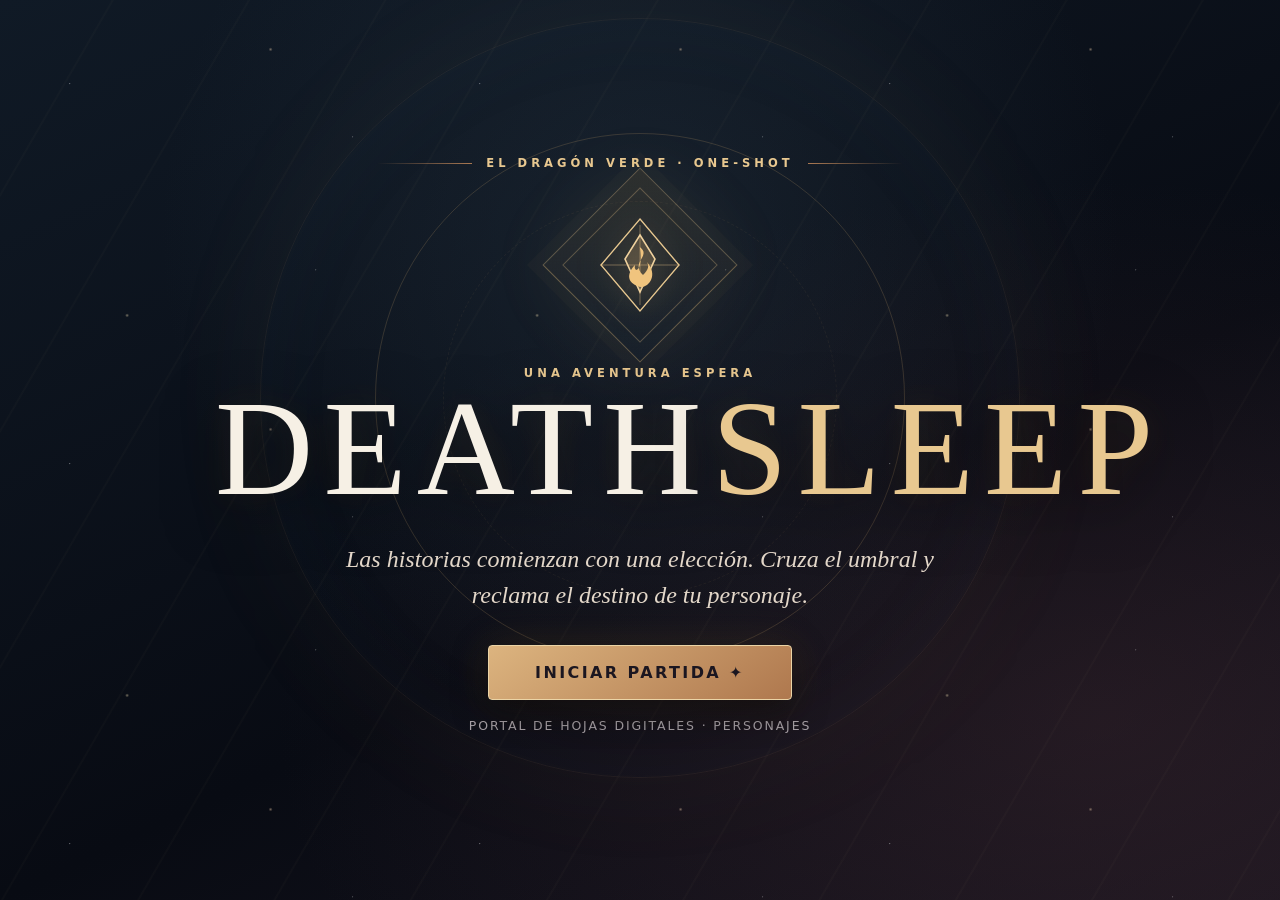
<file: HojasDigitalesDeJuego/Personajes/PersonajesNvl5v1/index.html>
<!doctype html>
<html lang="es">
<head>
  <meta charset="utf-8">
  <meta name="viewport" content="width=device-width, initial-scale=1">
  <meta name="theme-color" content="#0d101b">
  <meta name="description" content="Portal local de inicio de partida y selección de hojas digitales de personaje.">
  <title>Deathsleep · Selección de personaje</title>
  <style>
    :root {
      color-scheme: dark;
      --bg:#080b12; --bg2:#101626; --panel:#171c2b; --panel2:#202437;
      --ink:#f6f0e5; --muted:#c2b8ae; --gold:#e8c890; --gold2:#aa7952;
      --outline:#e8c89036; --aqua:#82bfc2;
      --serif: Georgia, 'Times New Roman', serif;
      --sans: system-ui,-apple-system,'Segoe UI',sans-serif;
    }
    *,*::before,*::after{box-sizing:border-box}
    html{min-height:100%;scroll-behavior:smooth}
    body{margin:0;min-height:100vh;background:var(--bg);color:var(--ink);font-family:var(--sans)}
    button,a{-webkit-tap-highlight-color:transparent}
    button{font:inherit;cursor:pointer}
    a{color:inherit}
    button:focus-visible,a:focus-visible{outline:3px solid var(--gold);outline-offset:5px}
    [hidden]{display:none!important}
    .world{position:fixed;inset:0;z-index:-2;pointer-events:none;overflow:hidden;background:radial-gradient(ellipse at 50% 26%,#30425152 0%,transparent 53%),radial-gradient(ellipse at 86% 80%,#4d2f3652,transparent 53%),linear-gradient(155deg,#101a26,#080b13 60%,#18141e)}
    .world::before{content:"";position:absolute;inset:-35%;background:repeating-linear-gradient(125deg,transparent 0 57px,#d6c38a06 58px,#d6c38a06 59px,transparent 60px 118px);transform:rotate(-5deg)}
    .world::after{content:"";position:absolute;inset:0;background:radial-gradient(1px 1px at 17% 22%,#fff8,transparent 100%),radial-gradient(2px 2px at 66% 13%,#ffdcb488,transparent 100%),radial-gradient(1px 1px at 86% 36%,#fff6,transparent 100%),radial-gradient(2px 2px at 31% 83%,#ffecbd88,transparent 100%),radial-gradient(1px 1px at 77% 71%,#fff6,transparent 100%);background-size:410px 380px;opacity:.8;animation:float-stars 26s linear infinite}
    .orb{position:absolute;width:min(75vw,760px);height:min(75vw,760px);border-radius:50%;top:2%;left:50%;transform:translateX(-50%);border:1px solid #e9c38e11;box-shadow:0 0 130px #c7a2670b,inset 0 0 90px #6796a30b}
    .orb::before,.orb::after{content:"";position:absolute;border:1px solid #d9ad7130;border-radius:50%;inset:15%;animation:rotate 100s linear infinite}
    .orb::after{inset:24%;border-style:dashed;opacity:.35;animation-duration:125s;animation-direction:reverse}
    .veil{position:fixed;inset:0;z-index:30;pointer-events:none;opacity:0;background:radial-gradient(circle at center,#deb87b80 0%,#0a0d15fa 65%);transition:opacity .42s ease}
    body.is-entering .veil{opacity:1}
    .screen{position:relative;isolation:isolate;min-height:100vh}
    .intro{display:grid;place-items:center;text-align:center;padding:52px 20px 65px}
    .intro-inner{max-width:850px;min-width:0;width:100%;animation:rise .95s ease both}
    .overline{font-size:.72rem;font-weight:750;letter-spacing:.35em;text-transform:uppercase;color:var(--gold);line-height:1.7}
    .eyeline{display:flex;align-items:center;justify-content:center;gap:14px;color:var(--gold);margin:0 auto 22px}
    .eyeline::before,.eyeline::after{content:"";width:clamp(35px,10vw,95px);height:1px;background:linear-gradient(90deg,transparent,var(--gold2))}
    .eyeline::after{transform:rotate(180deg)}
    .sigil{position:relative;width:138px;height:138px;margin:0 auto 30px;display:grid;place-items:center;border:1px solid #e2bd8159;transform:rotate(45deg);background:linear-gradient(135deg,#b98d4326,#25374522);box-shadow:0 0 0 11px #daa66d07,0 0 75px #d8a85d17}
    .sigil::before{content:"";position:absolute;inset:13px;border:1px solid #dcb98350}
    .sigil svg{width:100px;height:100px;transform:rotate(-45deg);filter:drop-shadow(0 2px 16px #e9b76b55)}
    .intro h1{font-family:var(--serif);font-size:clamp(3.5rem,11vw,8.5rem);font-weight:400;text-transform:uppercase;letter-spacing:.075em;line-height:.96;margin:0;text-shadow:0 13px 60px #000a,0 0 35px #d1a46222}
    .intro .title-line{color:var(--gold)}
    .intro .lead{max-width:600px;margin:27px auto 32px;font:italic clamp(1.15rem,2vw,1.5rem)/1.5 var(--serif);color:#e3d7c9}
    .start-button{position:relative;border:1px solid #ebd4a6;background:linear-gradient(145deg,#dcb47f,#af784e);color:#1b1620;font-weight:800;letter-spacing:.15em;text-transform:uppercase;padding:17px 46px;border-radius:4px;box-shadow:0 10px 32px #0008,0 0 42px #d09b4e27;transition:transform .2s,box-shadow .2s}
    .start-button:hover{transform:translateY(-3px);box-shadow:0 16px 46px #0008,0 0 65px #d09b4e55}
    .start-button:active{transform:translateY(0)}
    .understart{font-size:.78rem;letter-spacing:.15em;text-transform:uppercase;color:#a7a1a7;margin:18px 0 0}
    .selection{padding:36px clamp(16px,4vw,70px) 60px;animation:reveal .6s ease both}
    .topbar{display:flex;align-items:center;justify-content:space-between;gap:16px;max-width:1450px;margin:0 auto 46px}
    .brand{font:.9rem var(--serif);letter-spacing:.22em;color:var(--gold);text-transform:uppercase}
    .ghost-button{border:1px solid #d1b69270;padding:11px 17px;color:#f3e4cb;background:#ffffff08;border-radius:4px;transition:background .2s}
    .ghost-button:hover{background:#ffffff1a}
    .selection-header{text-align:center;max-width:750px;margin:0 auto 34px}
    .selection-header h2{margin:12px 0;font:400 clamp(2.3rem,5.2vw,4.25rem)/1.1 var(--serif);letter-spacing:.025em}
    .selection-header p{margin:0 auto;color:#d0c5bb;max-width:580px;line-height:1.7}
    .roster{display:grid;grid-template-columns:repeat(5,minmax(0,1fr));gap:clamp(12px,1.35vw,22px);max-width:1450px;margin:0 auto}
    .character{--accent:#d5a87d;position:relative;display:flex;flex-direction:column;min-width:0;isolation:isolate;border:1px solid #e6c59535;border-radius:12px;background:linear-gradient(150deg,#1c1f2a,#121622);box-shadow:0 18px 55px #0005;overflow:hidden;transition:transform .3s ease,border-color .3s ease,box-shadow .3s ease}
    button.character{font:inherit;text-align:left;padding:0;color:inherit;touch-action:manipulation}
    button.character:hover,button.character:focus-visible{transform:translateY(-7px);border-color:var(--accent);box-shadow:0 23px 60px #0009,0 0 35px color-mix(in srgb,var(--accent),transparent 85%)}
    button.character:active{transform:translateY(-2px);background:#2b2c3b;border-color:var(--accent)}
    .character.is-locked{--accent:#b9b5b0!important;background:linear-gradient(150deg,#101113,#08090b);border-color:#77736d66;box-shadow:0 18px 55px #0007}
    .is-locked .portrait{background:#030405}
    .is-locked .portrait img{filter:grayscale(1) brightness(.22);opacity:.75}
    .is-locked .kind{color:#e0d8ca}
    .is-locked p{color:#c8c1b8}
    .is-locked .entry-link{color:#d3ccc2;letter-spacing:.06em;line-height:1.5}
    .lock-icon{position:absolute;inset:0;z-index:1;display:grid;place-items:center;font-size:2rem;color:#d3ccc2}
    .portrait.joint-portrait img{object-fit:contain;object-position:center;transform:none}
    button.character .portrait.identity-portrait img{transform:scale(1.7);transform-origin:50% 18%}
    button.character:hover .portrait.identity-portrait img{transform:scale(1.76)}
    button.character .portrait.identity-portrait img[src*="ValDravenAvatar"]{transform:scale(1.5);transform-origin:50% 0}
    .portrait{position:relative;height:clamp(195px,20vw,285px);overflow:hidden;background:radial-gradient(ellipse at center 65%,color-mix(in srgb,var(--accent),transparent 75%),#151b29 70%)}
    .portrait::after{content:"";position:absolute;inset:0;background:linear-gradient(0deg,#131622 0%,transparent 33%,#08101a3a 100%);pointer-events:none}
    .portrait img{width:100%;height:100%;object-fit:cover;object-position:center 25%;display:block;transition:transform .65s ease,opacity .25s}
    button.character:hover .portrait:not(.joint-portrait) img{transform:scale(1.055)}
    .portrait.sheet-focus img{transform:scale(2.6);transform-origin:left top}
    .character:hover .portrait.sheet-focus img{transform:scale(2.68)}
    .portrait .fallback{position:absolute;inset:0;display:grid;place-items:center;opacity:0;font:400 5.3rem var(--serif);color:#f2e4ca55}
    .portrait.is-missing img{display:none}
    .portrait.is-missing .fallback{opacity:1}
    .id-number{position:absolute;z-index:1;left:15px;top:12px;font-size:.7rem;letter-spacing:.22em;font-weight:700;color:#fff9;text-shadow:0 1px 6px #0009}
    .character-body{padding:18px 17px 20px;display:flex;flex:1;flex-direction:column}
    .kind{font-size:.65rem;letter-spacing:.18em;text-transform:uppercase;color:var(--accent);font-weight:750;min-height:1.7em}
    .character h3{font:400 clamp(1.55rem,2vw,2rem)/1.11 var(--serif);margin:7px 0 10px;letter-spacing:.005em}
    .character p{font-size:.81rem;color:#bfb8b4;line-height:1.48;margin:0 0 23px;flex:1}
    .entry-link{align-self:stretch;display:flex;align-items:center;justify-content:space-between;gap:10px;text-decoration:none;text-transform:uppercase;letter-spacing:.12em;font-size:.69rem;font-weight:850;color:#fbeed7;border-top:1px solid #ffffff24;padding-top:15px;transition:color .2s}
    .entry-link:hover{color:var(--accent)}
    .entry-link span:last-child{font-size:1.3rem;font-weight:400;line-height:.9}
    .footnote{max-width:1000px;text-align:center;margin:38px auto 0;color:#b8afa7;font-size:.83rem;line-height:1.75}
    .footnote b{color:#e5d2b0;font-weight:600}
    .portal-bottom{margin:40px auto 0;display:flex;justify-content:center;align-items:center;gap:10px;color:#968b86;font-size:.7rem;letter-spacing:.15em;text-transform:uppercase}
    .portal-bottom::before,.portal-bottom::after{content:"";display:block;width:30px;height:1px;background:#a58a615c}
    @keyframes rise{from{opacity:0;transform:translateY(30px)}to{opacity:1;transform:translateY(0)}}
    @keyframes reveal{from{opacity:0;transform:translateY(12px)}to{opacity:1;transform:translateY(0)}}
    @keyframes float-stars{from{background-position:0 0}to{background-position:280px -150px}}
    @keyframes rotate{from{transform:rotate(0)}to{transform:rotate(360deg)}}
    @media(max-width:1170px){.roster{grid-template-columns:repeat(3,minmax(0,1fr))}.portrait{height:clamp(220px,26vw,300px)}}
    @media(max-width:690px){.selection{padding:24px 16px 45px}.topbar{margin-bottom:28px}.brand{font-size:.74rem;letter-spacing:.13em}.roster{grid-template-columns:repeat(2,minmax(0,1fr));gap:12px}.portrait{height:clamp(140px,43vw,255px)}.character-body{padding:13px 12px 15px}.character h3{font-size:1.5rem}.character p{font-size:.73rem;line-height:1.5;margin-bottom:16px}.entry-link{font-size:.6rem}.selection-header{margin-bottom:25px}.selection-header p{font-size:.91rem}.intro h1{font-size:clamp(2.8rem,13.6vw,5rem)}.sigil{width:110px;height:110px}.sigil svg{width:83px;height:83px}}
    @media(min-width:361px) and (max-width:690px){.roster>.character:last-child:nth-child(odd){grid-column:1 / -1;width:calc((100% - 12px)/2);justify-self:center}}
    @media(max-width:360px){.roster{grid-template-columns:1fr}.portrait{height:250px}.character h3{font-size:1.8rem}}
    @media(max-width:690px){
      .intro h1{font-size:clamp(2rem,10.5vw,4.4rem);letter-spacing:.04em}
      .eyeline{gap:8px}.eyeline::before,.eyeline::after{flex:1;min-width:12px}
      .overline{letter-spacing:.18em;overflow-wrap:anywhere}
      .start-button{max-width:100%;padding:17px 24px;min-height:44px}
      .ghost-button{min-height:44px}.topbar>*{min-width:0}
      .character h3,.character p,.kind,.entry-link{overflow-wrap:anywhere}
      .character p{font-size:.82rem}.kind{font-size:.7rem}
      .entry-link{font-size:.68rem;line-height:1.5}
      .portal-bottom{font-size:.63rem;letter-spacing:.08em;text-align:center}
    }
    @media(prefers-reduced-motion:reduce){*,*::before,*::after{animation:none!important;transition:none!important;scroll-behavior:auto!important}}
    body.is-confirming{overflow:hidden}
    .character-dialog{color:var(--ink);background:linear-gradient(145deg,#202437,#10141e);border:1px solid var(--gold2);border-radius:12px;padding:20px;width:calc(100% - 28px);max-width:540px;max-height:calc(100dvh - 28px);overflow:auto;overscroll-behavior:contain;box-sizing:border-box;overflow-wrap:anywhere}
    .character-dialog::backdrop{background:#03050bdd;backdrop-filter:blur(4px)}
    .dialog-header{display:flex;align-items:center;justify-content:space-between;gap:10px}
    .dialog-close{min-width:44px;min-height:44px;border:1px solid var(--outline);border-radius:5px;background:#ffffff08;color:var(--ink);font-size:24px}
    .dialog-character{display:flex;gap:18px;align-items:center;margin:18px 0}
    .dialog-character img{width:120px;height:150px;object-fit:cover;object-position:center 25%;border-radius:8px;background:#080b12;flex:none}
    .dialog-character img.is-joint{object-fit:contain}
    .dialog-portrait{width:120px;height:150px;overflow:hidden;border-radius:8px;flex:none}
    .dialog-portrait img.is-identity{transform:scale(1.7);transform-origin:50% 18%}
    .dialog-portrait img.is-identity[src*="ValDravenAvatar"]{transform:scale(1.5);transform-origin:50% 0}
    .dialog-character>div{min-width:0}
    .dialog-character h2{font:normal 2rem/1.1 var(--serif);margin:0 0 12px}
    .dialog-character p{line-height:1.5;color:var(--muted);margin:0}
    .dialog-actions{display:flex;flex-wrap:wrap;gap:12px;justify-content:flex-end;margin-top:22px}
    .dialog-actions button{min-height:44px;max-width:100%;padding:12px 16px;font-size:16px;border:1px solid var(--gold2);border-radius:5px;background:#ffffff08;color:var(--ink)}
    .dialog-actions .confirm-play{background:var(--gold);color:#181321;font-weight:700}
    .dialog-actions button:active,.dialog-close:active{filter:brightness(1.2)}
    @media(max-width:430px){.dialog-character{gap:12px}.dialog-character img,.dialog-portrait{width:90px;height:120px}.dialog-character h2{font-size:1.6rem}.dialog-actions{flex-direction:column}.dialog-actions button{width:100%}}
  </style>
</head>
<body>
  <div class="world" aria-hidden="true"><div class="orb"></div></div>
  <div class="veil" aria-hidden="true"></div>

  <main>
    <section id="intro" class="screen intro" aria-labelledby="intro-title">
      <div class="intro-inner">
        <div class="eyeline"><span class="overline">El Dragón Verde · One-Shot</span></div>
        <div class="sigil" aria-hidden="true">
          <svg viewBox="0 0 100 100" fill="none" xmlns="http://www.w3.org/2000/svg">
            <path d="M50 4L89 50L50 96L11 50L50 4Z" stroke="#E8C890" stroke-width="1.3"/>
            <path d="M50 10V90M10 50H90" stroke="#D9B580" stroke-opacity=".65" stroke-width=".7"/>
            <path d="M50 20L65 44L50 77L35 44L50 20Z" fill="#E6B978" fill-opacity=".2" stroke="#F0D29E" stroke-width="1.6"/>
            <path d="M49.8 32C62 41 40 47 53 60C59 54 59 51 57 47C70 62 56 76 47 71C34 65 40 55 45 50C43 59 54 57 49.8 32Z" fill="#F0C47E"/>
          </svg>
        </div>
        <div class="overline">Una aventura espera</div>
        <h1 id="intro-title">Death<span class="title-line">sleep</span></h1>
        <p class="lead">Las historias comienzan con una elección. Cruza el umbral y reclama el destino de tu personaje.</p>
        <button type="button" class="start-button" id="startButton">Iniciar partida <span aria-hidden="true">✦</span></button>
        <p class="understart">Portal de hojas digitales · Personajes</p>
      </div>
    </section>

    <section id="selection" class="screen selection" aria-labelledby="selection-title" hidden>
      <header class="topbar">
        <div class="brand">Deathsleep <span aria-hidden="true">✧</span></div>
        <button type="button" class="ghost-button" id="backButton" aria-label="Volver a la pantalla de inicio">← Volver</button>
      </header>
      <div class="selection-header">
        <div class="overline">Elige tu camino</div>
        <h2 id="selection-title" tabindex="-1">Selecciona tu personaje</h2>
        <p>Cada aventurero tiene una hoja única. Elige una para abrir su ficha interactiva, preparar tus acciones y continuar tu historia.</p>
      </div>
      <div id="roster" class="roster" aria-label="Personajes disponibles"></div>
      <p class="footnote"><b>Acceso directo, sin registro.</b> Cada hoja administra sus propios recursos, inventario y bitácora en el navegador. Si cambias de teléfono, utiliza la opción de exportar e importar respaldo del personaje.</p>
      <div class="portal-bottom">El Dragón Verde · Portal de jugadores</div>
    </section>
  </main>
  <dialog class="character-dialog" id="characterDialog" aria-labelledby="characterDialogTitle" aria-describedby="characterDialogPrompt">
    <div class="dialog-header"><span class="overline">Confirmar personaje</span><button type="button" class="dialog-close" id="closeCharacterDialog" aria-label="Cerrar confirmación">×</button></div>
    <div class="dialog-character"><div class="dialog-portrait"><img id="dialogPortrait" width="120" height="150" alt=""></div><div><h2 id="characterDialogTitle"></h2><p id="dialogBuild"></p></div></div>
    <p id="characterDialogPrompt">¿Deseas iniciar la partida con este personaje?</p>
    <div class="dialog-actions"><button type="button" id="cancelCharacter" autofocus>Cancelar</button><button type="button" class="confirm-play" id="confirmCharacter"></button></div>
  </dialog>

  <script>
    'use strict';
    /* Catálogo de navegación. Las rutas son relativas a PersonajesNvl5v1/index.html.
       Edita solo este arreglo si agregas, retiras o renombras una hoja. */
    const characters = [
      {
        name: 'Eco',
        build: 'Monje 3 · Bardo 2', level: 5,
        subtitle: 'La Voz Silenciosa',
        context: 'Apeiron · hoja de referencia',
        portrait: './HojaDeJuego_Eco-v2/assets/imagen/EcoID.png',
        url: './HojaDeJuego_Eco-v2/index.html',
        accent: '#e6aa7e'
      },
      {
        name: 'Elysara Velthaine',
        build: 'Brujo · Gran Antiguo', level: 5,
        subtitle: 'Hoja digital personalizada',
        context: 'Personaje disponible',
        portrait: './HojaDeJuego_ElysaraVelthaine/assets/imagen/ElarysaAvatar.webp',
        imageFocus: 'identity-portrait',
        url: './HojaDeJuego_ElysaraVelthaine/index.html',
        accent: '#c1a7e9'
      },
      {
        name: 'Onésimo',
        build: 'Explorador · Elementalista comunitario', level: 5,
        subtitle: 'Hoja digital personalizada',
        context: 'Personaje disponible',
        portrait: './assets/imagen/onesimo-y-fogini.png',
        portraitAlt: 'Onésimo junto a Fogini, su compañero elemental de fuego',
        imageFocus: 'joint-portrait',
        url: './HojaDeJuego_Onesimo/index.html',
        accent: '#d7ad76'
      },
      {
        name: 'Val Draven',
        build: 'Bruja · El Infernal', level: 5,
        subtitle: 'Hoja digital personalizada',
        context: 'Personaje disponible',
        portrait: './HojaDeJuego_ValDraven/assets/imagen/ValDravenAvatar.webp',
        imageFocus: 'identity-portrait',
        url: './HojaDeJuego_ValDraven/index.html',
        accent: '#d89a96'
      },
        {
        name: '...',
        subtitle: 'Hoja digital personalizada',
        context: 'Personaje disponible',
        portrait: './assets/imagen/elarion-bloqueado.png',
        url: './HojaDeJuego_Elarion/index.html',
        locked: true,
        accent: '#94c4a1'
      },
    ];

    const intro = document.getElementById('intro');
    const selection = document.getElementById('selection');
    const roster = document.getElementById('roster');
    const title = document.getElementById('selection-title');
    const reducedMotion = matchMedia('(prefers-reduced-motion: reduce)');
    let transitioning = false;
    const characterDialog = document.getElementById('characterDialog');
    let selectedCharacter = null, invokingCard = null, navigating = false, backdropStart = null;

    function confirmSelection(person, card) {
      if (person.locked || characterDialog.open || navigating) return;
      selectedCharacter = person;
      invokingCard = card;
      document.getElementById('characterDialogTitle').textContent = person.name;
      document.getElementById('dialogBuild').textContent = `${person.build} · Nivel ${person.level}`;
      const portrait = document.getElementById('dialogPortrait');
      portrait.src = person.portrait;
      portrait.alt = person.portraitAlt || `Retrato de ${person.name}`;
      portrait.classList.toggle('is-joint', person.imageFocus === 'joint-portrait');
      portrait.classList.toggle('is-identity', person.imageFocus === 'identity-portrait');
      document.getElementById('confirmCharacter').textContent = `Jugar como ${person.name}`;
      document.body.classList.add('is-confirming');
      characterDialog.showModal();
      document.getElementById('cancelCharacter').focus({preventScroll:true});
    }
    function cancelSelection() { if (characterDialog.open && !navigating) characterDialog.close(); }
    document.getElementById('cancelCharacter').addEventListener('click', cancelSelection);
    document.getElementById('closeCharacterDialog').addEventListener('click', cancelSelection);
    characterDialog.addEventListener('keydown', event => {
      if (event.key !== 'Tab') return;
      const controls = [...characterDialog.querySelectorAll('button:not([disabled])')];
      const first = controls[0], last = controls[controls.length - 1];
      if (event.shiftKey && document.activeElement === first) {
        event.preventDefault(); last.focus();
      } else if (!event.shiftKey && document.activeElement === last) {
        event.preventDefault(); first.focus();
      }
    });
    characterDialog.addEventListener('close', () => {
      document.body.classList.remove('is-confirming');
      selectedCharacter = null;
      if (!navigating) invokingCard?.focus({preventScroll:true});
      backdropStart = null;
    });
    function isBackdrop(event) {
      const rect = characterDialog.getBoundingClientRect();
      return event.target === characterDialog && (event.clientX < rect.left || event.clientX > rect.right || event.clientY < rect.top || event.clientY > rect.bottom);
    }
    characterDialog.addEventListener('pointerdown', event => {
      backdropStart = isBackdrop(event) ? {x:event.clientX,y:event.clientY} : null;
    });
    characterDialog.addEventListener('click', event => {
      if (backdropStart && isBackdrop(event) && Math.hypot(event.clientX-backdropStart.x,event.clientY-backdropStart.y)<8) cancelSelection();
      backdropStart = null;
    });
    document.getElementById('confirmCharacter').addEventListener('click', () => {
      if (!characterDialog.open || !selectedCharacter || navigating) return;
      navigating = true;
      document.getElementById('confirmCharacter').disabled = true;
      window.location.assign(selectedCharacter.url);
    });
    window.addEventListener('pageshow', () => {
      navigating = false;
      document.getElementById('confirmCharacter').disabled = false;
      if (characterDialog.open) characterDialog.close();
    });

    function createCard(person, index) {
      const card = document.createElement(person.locked ? 'article' : 'button');
      card.className = 'character' + (person.locked ? ' is-locked' : '');
      if (person.locked) {
        card.setAttribute('aria-disabled', 'true');
        card.setAttribute('aria-labelledby', `character-${index} character-state-${index}`);
        card.setAttribute('aria-describedby', `character-description-${index}`);
      } else {
        card.type = 'button';
        card.setAttribute('aria-label', `Seleccionar a ${person.name}`);
        card.setAttribute('aria-haspopup', 'dialog');
        card.setAttribute('aria-controls', 'characterDialog');
        card.addEventListener('click', () => confirmSelection(person, card));
      }
      card.style.setProperty('--accent', person.accent);
      const art = document.createElement('div');
      art.className = 'portrait' + (person.imageFocus ? ' ' + person.imageFocus : '');
      const n = document.createElement('span');
      n.className = 'id-number';
      n.textContent = String(index + 1).padStart(2,'0');
      const image = document.createElement('img');
      image.src = person.portrait;
      image.alt = person.locked ? '' : (person.portraitAlt || `Retrato disponible para ${person.name}`);
      image.loading = index < 2 ? 'eager' : 'lazy';
      image.width = 300; image.height = 300;
      image.onerror = () => { art.classList.add('is-missing'); image.alt = ''; };
      const fallback = document.createElement('span');
      fallback.className = 'fallback';
      fallback.setAttribute('aria-hidden', 'true');
      fallback.textContent = person.name[0];
      art.append(n,image,fallback);
      if (person.locked) {
        const lock = document.createElement('span');
        lock.className = 'lock-icon';
        lock.setAttribute('aria-hidden', 'true');
        // Candado local: la iconografía no depende de fuentes o servicios externos.
        lock.innerHTML = '<svg width="34" height="40" viewBox="0 0 34 40" fill="none" aria-hidden="true"><path d="M8 17V11a9 9 0 0 1 18 0v6" stroke="currentColor" stroke-width="3"/><rect x="3" y="17" width="28" height="21" rx="4" fill="#0b0c0e" stroke="currentColor" stroke-width="2"/><circle cx="17" cy="26" r="3" fill="currentColor"/><path d="M17 27v5" stroke="currentColor" stroke-width="2"/></svg>';
        art.append(lock);
      }
      const content = document.createElement('div');
      content.className = 'character-body';
      const kind = document.createElement('div');
      kind.className = 'kind';
      kind.textContent = person.locked ? 'Personaje secreto' : person.context;
      const heading = document.createElement('h3');
      heading.textContent = person.name;
      heading.id = `character-${index}`;
      const description = document.createElement('p');
      description.id = `character-description-${index}`;
      description.textContent = person.locked ? 'Desbloqueable al terminar el One-Shot' : person.subtitle;
      const link = document.createElement('div');
      link.className = 'entry-link';
      link.id = `character-state-${index}`;
      const linktext = document.createElement('span');
      linktext.textContent = person.locked ? 'NO DISPONIBLE' : 'Entrar a la hoja';
      const arrow = document.createElement('span');
      arrow.setAttribute('aria-hidden', 'true');
      arrow.textContent = person.locked ? '' : '↗';
      link.append(linktext,arrow);
      content.append(kind,heading,description,link);
      card.append(art,content);
      return card;
    }
    characters.forEach((person,i) => roster.append(createCard(person,i)));

    function showSelection() {
      if (transitioning || !selection.hidden) return;
      transitioning = true;
      document.body.classList.add('is-entering');
      setTimeout(() => {
        intro.hidden = true;
        selection.hidden = false;
        history.replaceState(null, '', '#personajes');
        document.body.classList.remove('is-entering');
        window.scrollTo({top:0,behavior:'instant'});
        title.focus({preventScroll:true});
        transitioning = false;
      }, reducedMotion.matches ? 0 : 450);
    }
    function showIntro() {
      if (transitioning || !intro.hidden) return;
      transitioning = true;
      selection.hidden = true;
      intro.hidden = false;
      history.replaceState(null, '', location.href.split('#')[0]);
      window.scrollTo({top:0,behavior:'instant'});
      document.getElementById('startButton').focus({preventScroll:true});
      transitioning = false;
    }
    document.getElementById('startButton').addEventListener('click',showSelection);
    document.getElementById('backButton').addEventListener('click',showIntro);
    document.addEventListener('keydown',event => {
      if (event.key === 'Escape' && !characterDialog.open && !document.body.classList.contains('is-confirming') && !selection.hidden) showIntro();
    });
    // Permite compartir el enlace del menú: index.html#personajes
    if (window.location.hash === '#personajes') {
      intro.hidden = true;
      selection.hidden = false;
    }
  </script>
</body>
</html>
</file>
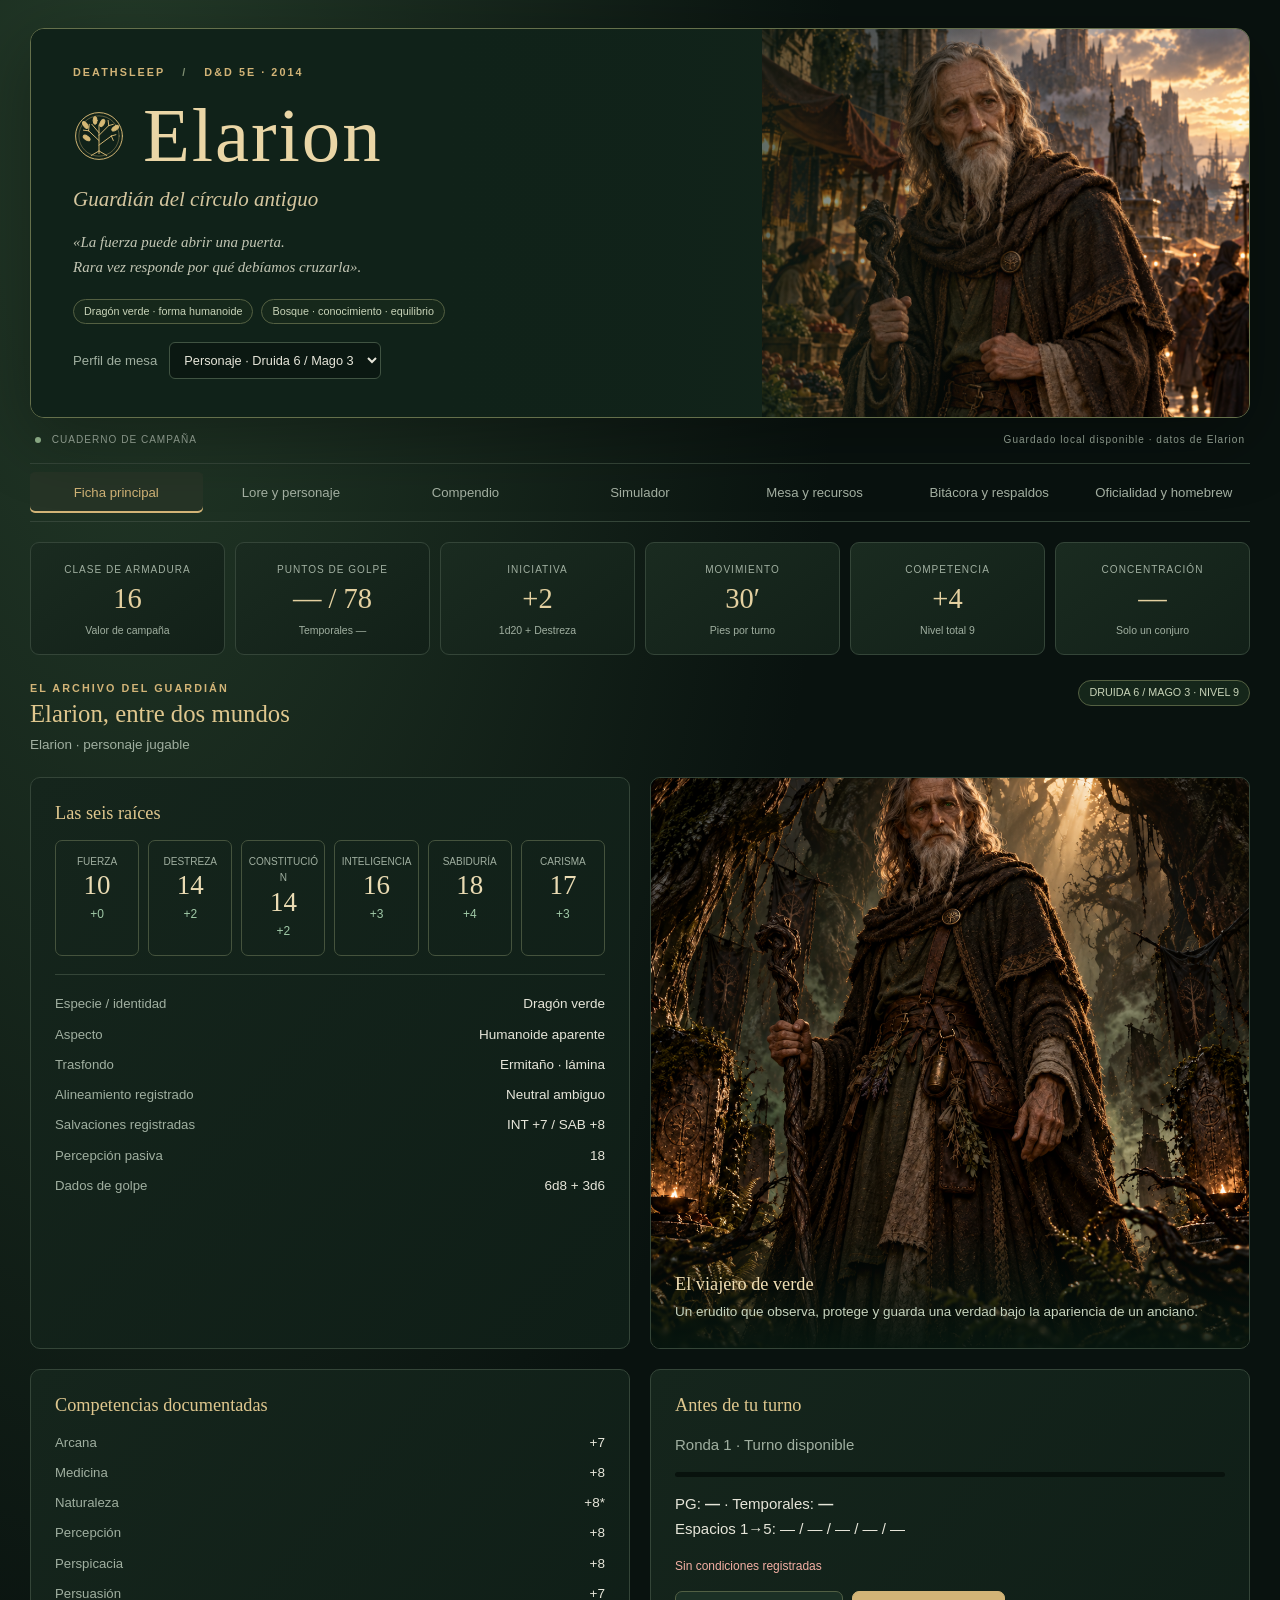
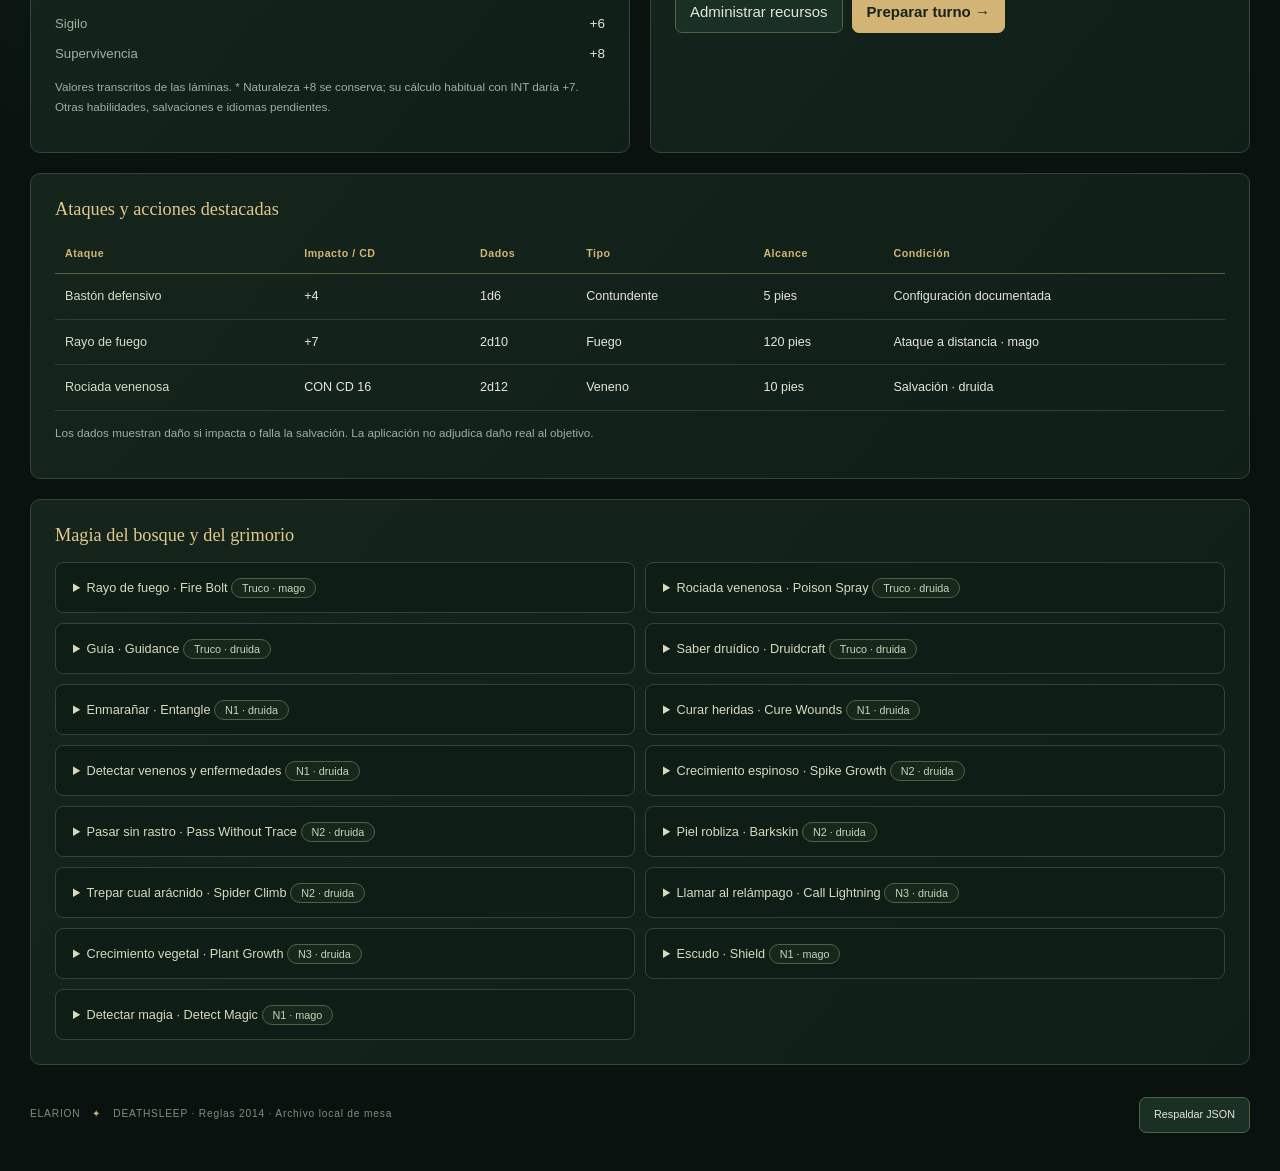
<file: HojasDigitalesDeJuego/Personajes/PersonajesNvl5v1/HojaDeJuego_Elarion/index.html>
<!doctype html>
<html lang="es"><head><meta charset="utf-8"><meta name="viewport" content="width=device-width,initial-scale=1"><meta name="theme-color" content="#0b1612"><title>Elarion · El guardián del círculo antiguo</title><link rel="icon" href="assets/icono/arbol.svg" type="image/svg+xml"><link rel="stylesheet" href="style.css"><script defer src="engine.js"></script><script defer src="content.js"></script><script defer src="app.js"></script></head>
<body><a class="skip" href="#main">Saltar al contenido</a><div class="shell">
<header class="hero"><div class="hero-copy"><div class="eyebrow">DEATHSLEEP <span> / </span> D&D 5E · 2014</div><div class="hero-title"><img src="assets/icono/arbol.svg" alt="" width="52" height="52"><h1>Elarion</h1></div><p class="subtitle">Guardián del círculo antiguo</p><p class="quote">«La fuerza puede abrir una puerta.<br>Rara vez responde por qué debíamos cruzarla».</p><div class="hero-tags"><span>Dragón verde · forma humanoide</span><span>Bosque · conocimiento · equilibrio</span></div><label class="profile-label" for="profile">Perfil de mesa <select id="profile"><option value="pj">Personaje · Druida 6 / Mago 3</option><option value="npc">PNJ · aliado narrativo</option><option value="boss">Deathsleep · jefe restringido</option></select></label></div><img class="portrait" src="assets/imagen/1.png" alt="Elarion, anciano de capa verde con bastón, en el mercado de Neverwinter"><div class="hero-shade"></div></header>
<div class="statusbar"><span><i></i> CUADERNO DE CAMPAÑA</span><span id="save-status" role="status">Preparando hoja…</span></div><nav class="tabs" aria-label="Secciones de la hoja" role="tablist"></nav><div id="quick-stats" class="quick-stats"></div>
<main id="main" tabindex="-1"></main><footer>ELARION <span>✦</span> DEATHSLEEP · Reglas 2014 · Archivo local de mesa <button id="footer-export">Respaldar JSON</button></footer></div>
<dialog id="confirm-dialog"><form method="dialog"><div class="eyebrow">CONFIRMAR CAMBIO</div><h2 id="dialog-title"></h2><p id="dialog-text"></p><div class="actions"><button value="cancel">Cancelar</button><button class="primary" value="ok">Confirmar</button></div></form></dialog><div id="toast" role="status" aria-live="polite"></div></body></html>
</file>
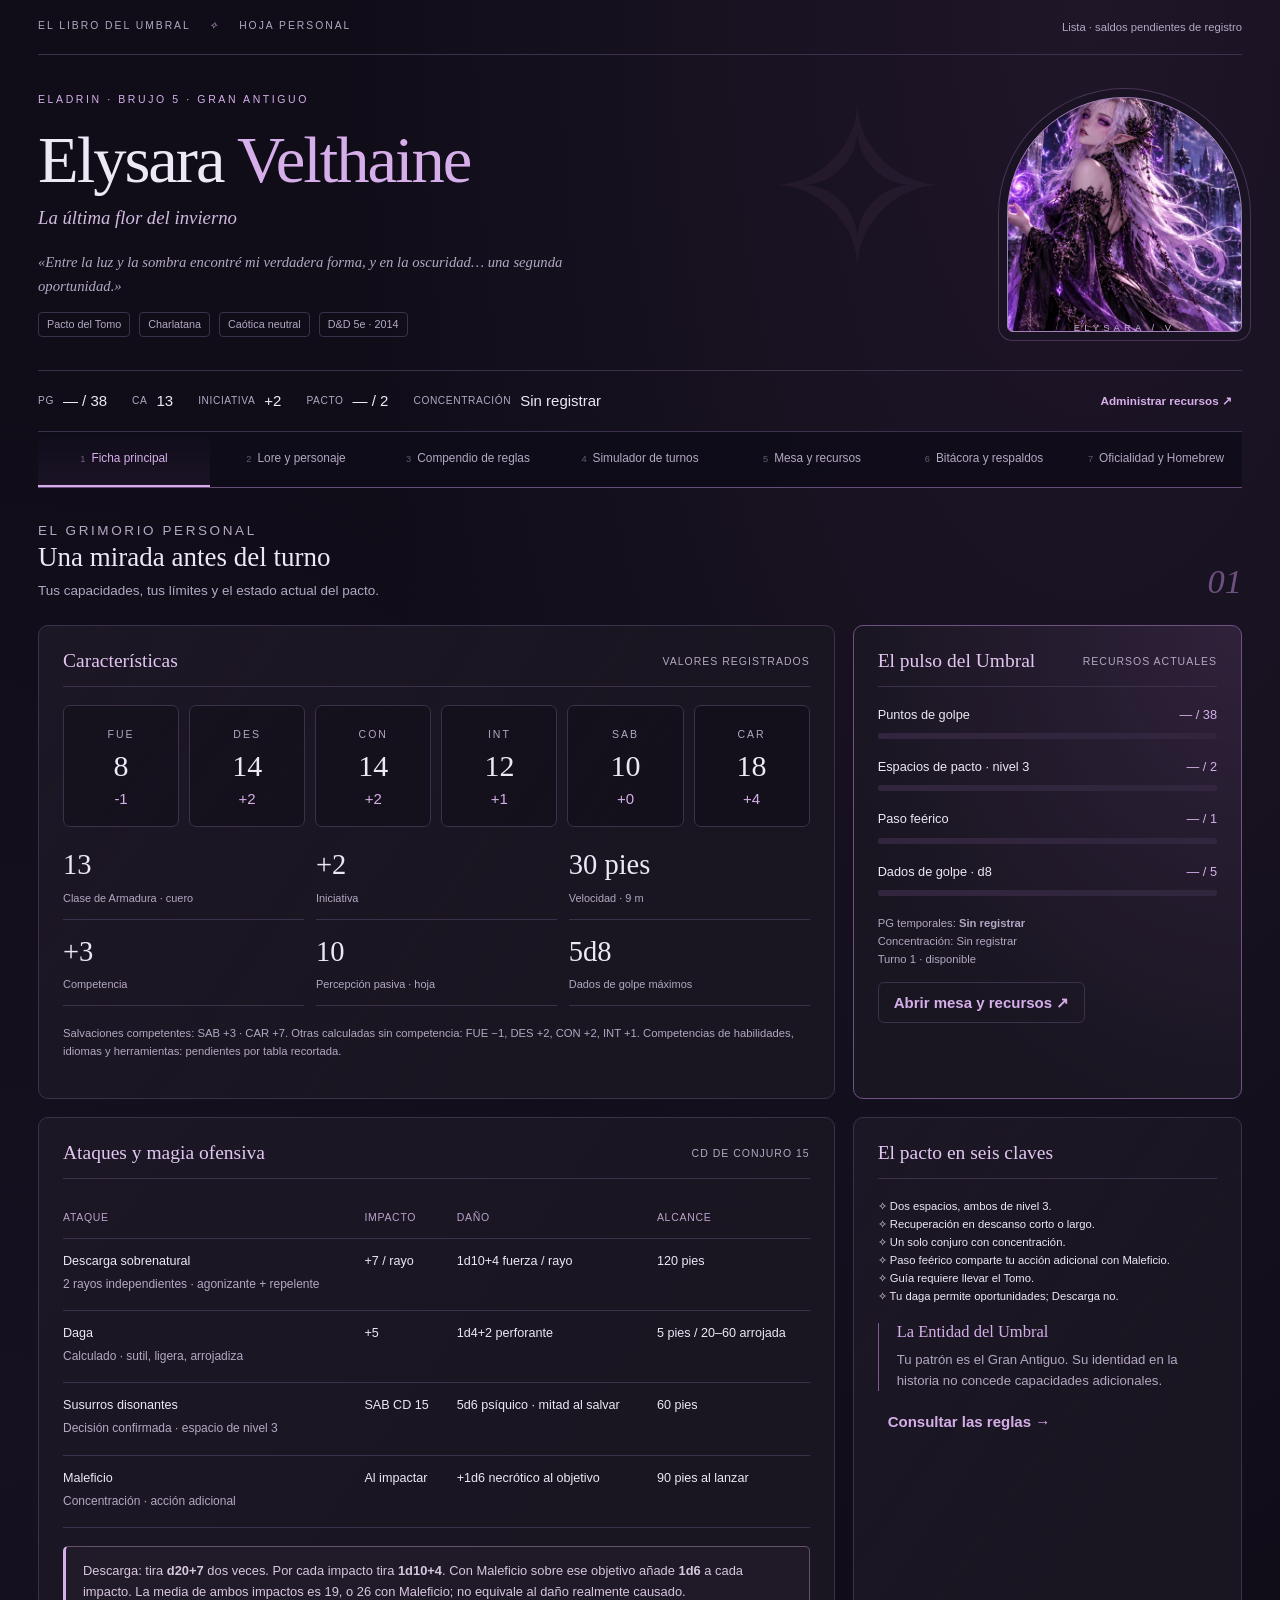
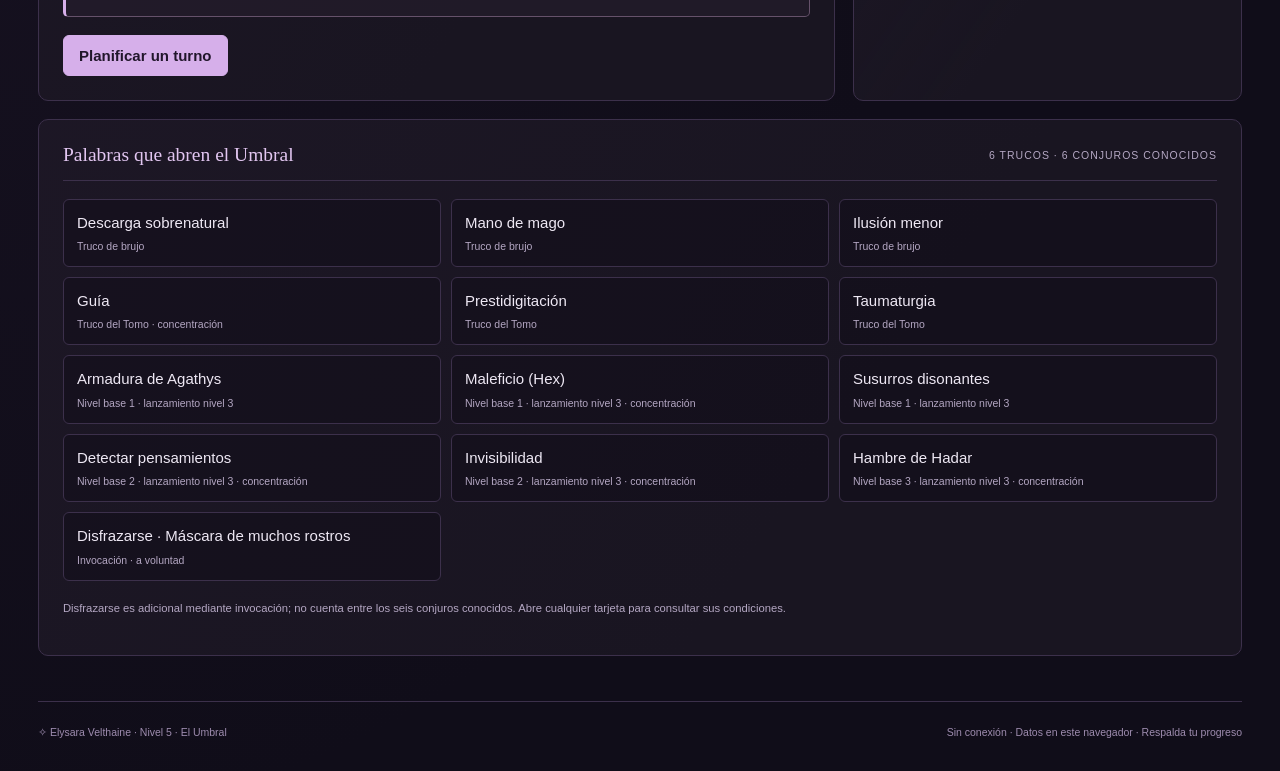
<file: HojasDigitalesDeJuego/Personajes/PersonajesNvl5v1/HojaDeJuego_ElysaraVelthaine/index.html>
<!doctype html>
<html lang="es">
<head>
<meta charset="utf-8"><meta name="viewport" content="width=device-width,initial-scale=1">
<meta name="theme-color" content="#100d19"><meta name="description" content="Hoja digital personal de Elysara Velthaine. Bruja eladrin de nivel 5, D&D 2014. Funciona sin conexión.">
<title>Elysara Velthaine · El libro del Umbral</title>
<link rel="icon" href="assets/icono/personaje/luna.svg" type="image/svg+xml"><link rel="stylesheet" href="style.css">
<script defer src="engine.js"></script><script defer src="data.js"></script><script defer src="app.js"></script>
</head>
<body>
<a class="skip" href="#main">Saltar al contenido</a>
<div class="shell">
 <div class="topline"><span>EL LIBRO DEL UMBRAL <i>✧</i> HOJA PERSONAL</span><span id="save-status" role="status">Preparando grimorio…</span></div>
 <header class="hero">
  <div class="hero-copy"><p class="eyebrow">ELADRIN · BRUJO 5 · GRAN ANTIGUO</p><h1>Elysara <em>Velthaine</em></h1><p class="subtitle">La última flor del invierno</p><p class="quote">«Entre la luz y la sombra encontré mi verdadera forma, y en la oscuridad… una segunda oportunidad.»</p><div class="hero-chips"><span>Pacto del Tomo</span><span>Charlatana</span><span>Caótica neutral</span><span>D&D 5e · 2014</span></div></div>
  <div class="portrait-wrap"><div class="portrait" role="img" aria-label="Retrato de Elysara tomado de la lámina original: eladrin de cabello claro, ojos violetas y vestimenta oscura."></div><span class="portrait-caption">ELYSARA / V</span></div>
 </header>
 <div class="status-strip" aria-label="Estado del personaje"><span>PG <b id="quick-hp">— / 38</b></span><span>CA <b>13</b></span><span>INICIATIVA <b>+2</b></span><span>PACTO <b id="quick-slots">— / 2</b></span><span>CONCENTRACIÓN <b id="quick-con">Sin registrar</b></span><button class="quiet" data-go="mesa">Administrar recursos ↗</button></div>
 <nav class="tabs" role="tablist" aria-label="Secciones de la hoja"></nav>
 <div id="storage-warning" class="notice danger" hidden><strong>Guardado local no disponible.</strong> <span id="storage-message"></span> Puedes continuar en memoria y exportar un respaldo. <button id="export-original" hidden>Descargar guardado original</button></div>
 <main id="main" tabindex="-1"></main>
 <footer><span>✧ Elysara Velthaine · Nivel 5 · El Umbral</span><span>Sin conexión · Datos en este navegador · Respalda tu progreso</span></footer>
</div>
<div id="toast" role="status" aria-live="polite"></div>
<dialog id="confirm-dialog" aria-labelledby="confirm-title"><form method="dialog"><p class="eyebrow">CONFIRMACIÓN</p><h2 id="confirm-title">Confirmar cambio</h2><p id="confirm-body"></p><div class="buttons"><button value="cancel" class="secondary">Cancelar</button><button value="ok">Confirmar</button></div></form></dialog>
<noscript><p class="notice">Activa JavaScript para usar los recursos y el simulador. Las láminas originales están en assets/imagen.</p></noscript>
</body></html>
</file>
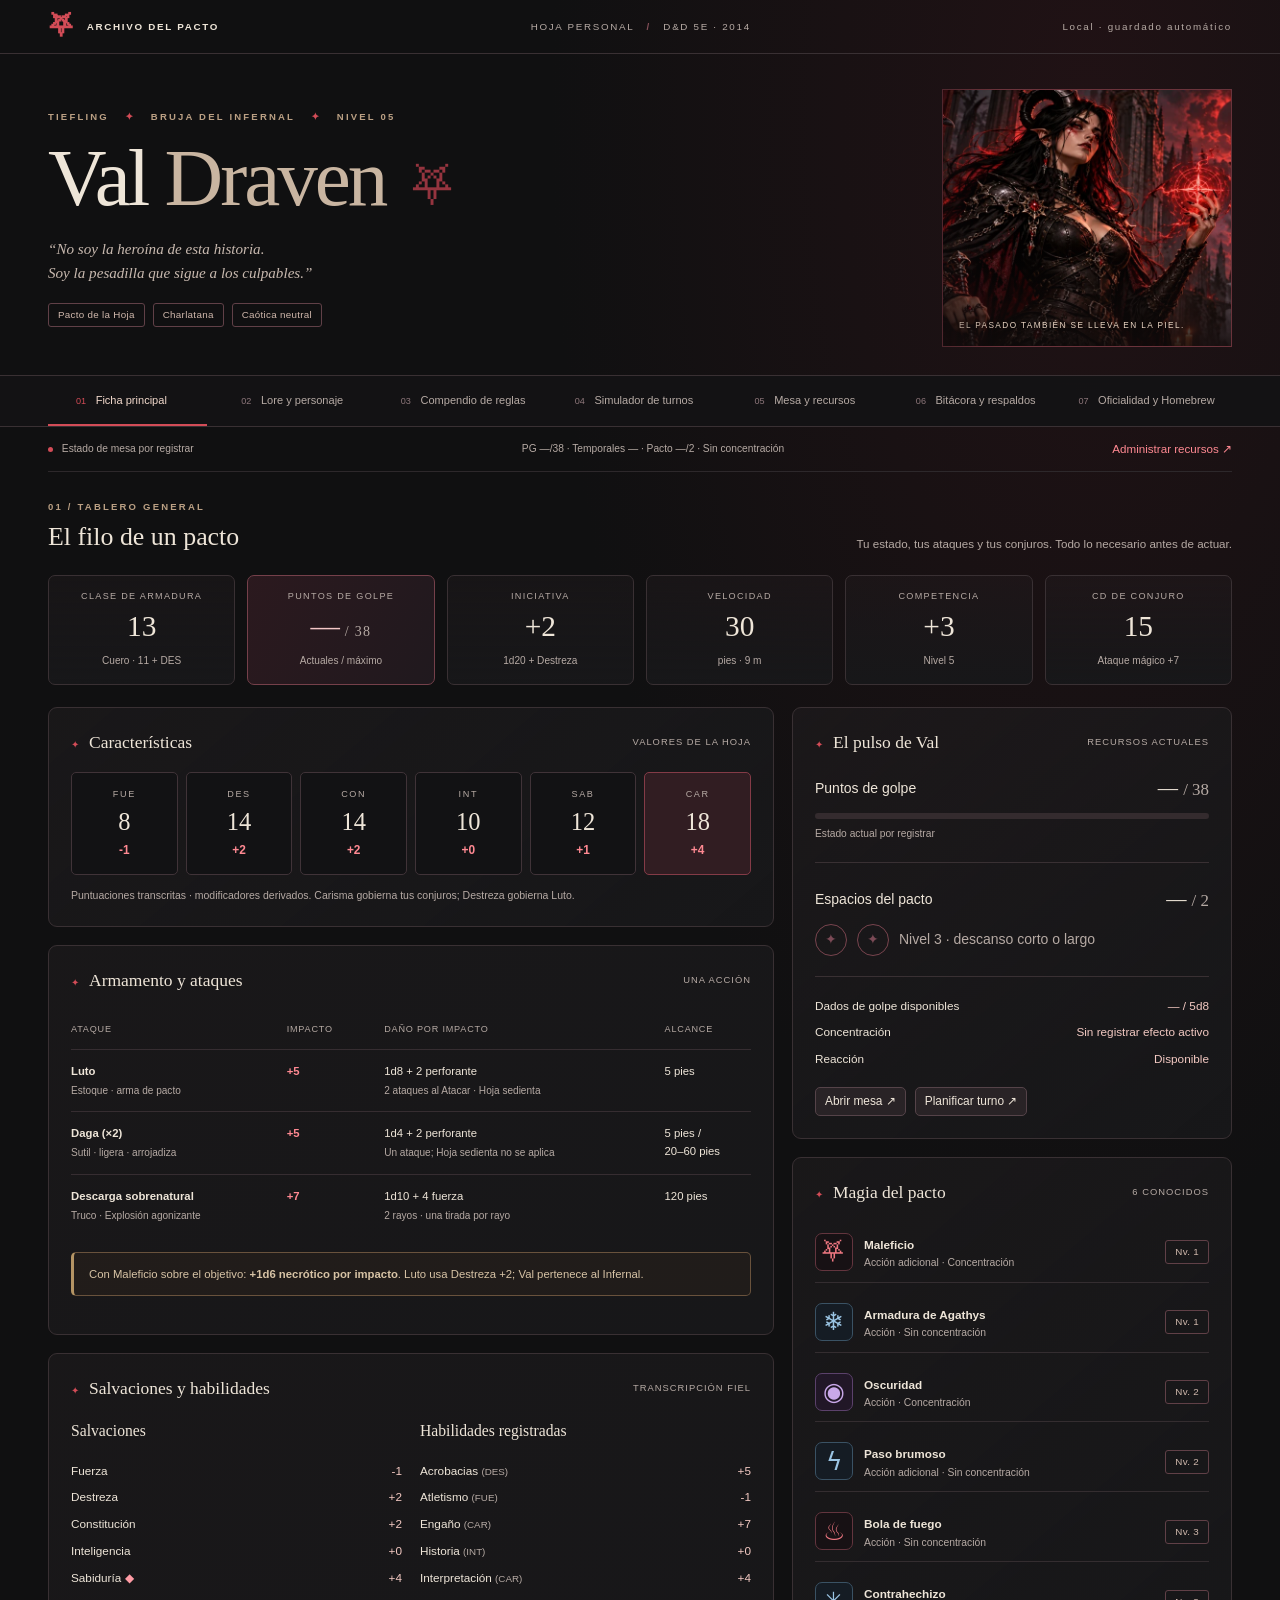
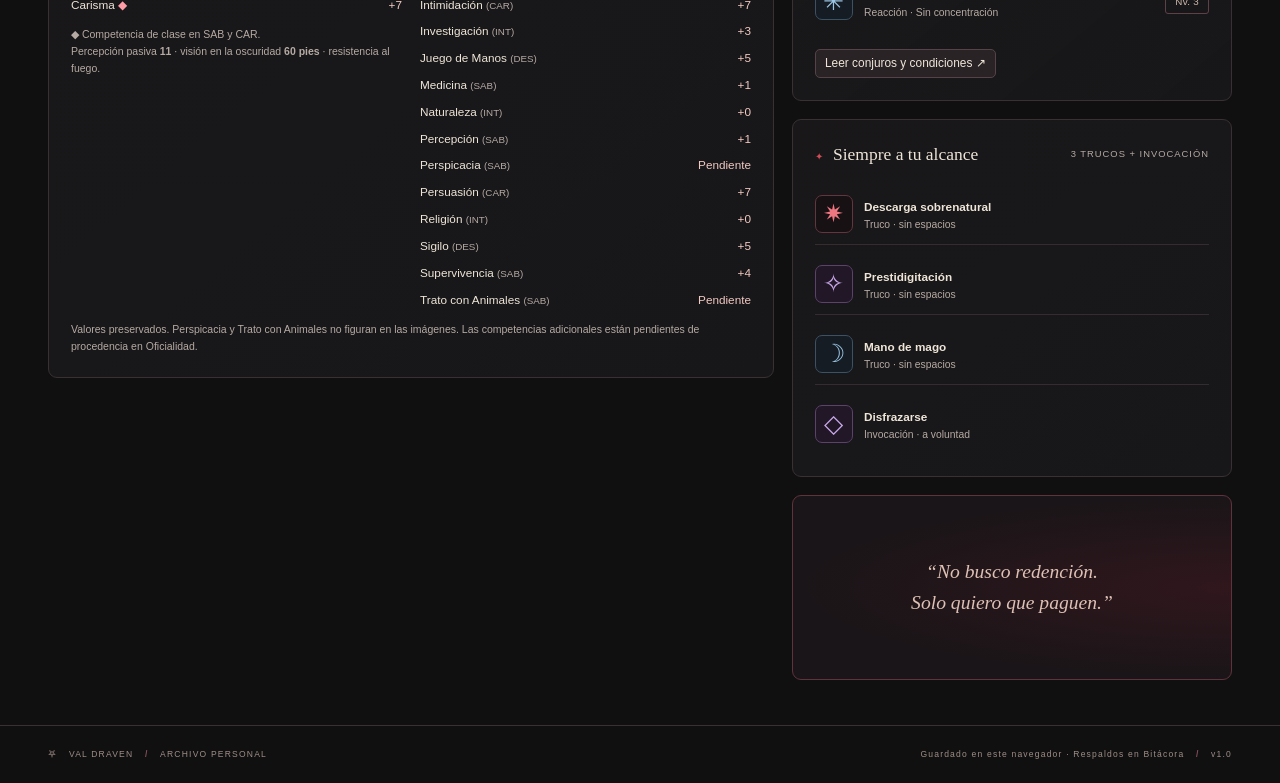
<file: HojasDigitalesDeJuego/Personajes/PersonajesNvl5v1/HojaDeJuego_ValDraven/index.html>
<!doctype html>
<html lang="es">
<head>
  <meta charset="utf-8"><meta name="viewport" content="width=device-width,initial-scale=1">
  <meta name="theme-color" content="#101011"><meta name="description" content="Hoja de juego local de Val Draven, tiefling bruja del Infernal de nivel 5. D&D 5e 2014.">
  <title>Val Draven · Hoja de juego</title>
  <link rel="icon" href="assets/icono/sello.svg" type="image/svg+xml"><link rel="stylesheet" href="style.css">
  <script defer src="data.js"></script><script defer src="engine.js"></script><script defer src="app.js"></script>
</head>
<body>
<div class="topline"><a class="brand" href="#ficha"><span class="sigil">⛧</span> ARCHIVO DEL PACTO</a><span>HOJA PERSONAL <b> / </b> D&D 5E · 2014</span><span id="save-status" role="status">Local · sin conexión</span></div>
<header class="hero">
  <div class="hero-copy"><div class="eyebrow">TIEFLING <span>✦</span> BRUJA DEL INFERNAL <span>✦</span> NIVEL 05</div><h1>Val <em>Draven</em><span class="title-star" aria-hidden="true">⛧</span></h1><p class="hero-quote">“No soy la heroína de esta historia.<br>Soy la pesadilla que sigue a los culpables.”</p><div class="hero-tags"><span>Pacto de la Hoja</span><span>Charlatana</span><span>Caótica neutral</span></div></div>
  <figure class="portrait artwork-portrait"><img width="900" height="900" fetchpriority="high" src="assets/imagen/ValDravenAvatar.webp" alt="Val Draven, de cabello negro y cuernos oscuros, con su espada roja; imagen proporcionada"><figcaption>EL PASADO TAMBIÉN SE LLEVA EN LA PIEL.</figcaption></figure>
</header>
<nav class="tabs" role="tablist" aria-label="Secciones de la hoja">
  <button role="tab" id="tab-ficha" aria-controls="ficha" data-tab="ficha">01 <span>Ficha principal</span></button><button role="tab" id="tab-lore" aria-controls="lore" data-tab="lore">02 <span>Lore y personaje</span></button><button role="tab" id="tab-reglas" aria-controls="reglas" data-tab="reglas">03 <span>Compendio de reglas</span></button><button role="tab" id="tab-simulador" aria-controls="simulador" data-tab="simulador">04 <span>Simulador de turnos</span></button><button role="tab" id="tab-mesa" aria-controls="mesa" data-tab="mesa">05 <span>Mesa y recursos</span></button><button role="tab" id="tab-bitacora" aria-controls="bitacora" data-tab="bitacora">06 <span>Bitácora y respaldos</span></button><button role="tab" id="tab-oficialidad" aria-controls="oficialidad" data-tab="oficialidad">07 <span>Oficialidad y Homebrew</span></button>
</nav>
<div id="storage-warning" class="notice danger" hidden></div>
<main>
  <div class="session-strip"><span><i class="status-dot"></i> <span id="session-state">Estado de mesa por registrar</span></span><span id="mini-resources"></span><button class="text-button" data-go="mesa">Administrar recursos ↗</button></div>
  <section id="ficha" role="tabpanel" aria-labelledby="tab-ficha"></section>
  <section id="lore" role="tabpanel" aria-labelledby="tab-lore" hidden></section>
  <section id="reglas" role="tabpanel" aria-labelledby="tab-reglas" hidden></section>
  <section id="simulador" role="tabpanel" aria-labelledby="tab-simulador" hidden></section>
  <section id="mesa" role="tabpanel" aria-labelledby="tab-mesa" hidden></section>
  <section id="bitacora" role="tabpanel" aria-labelledby="tab-bitacora" hidden></section>
  <section id="oficialidad" role="tabpanel" aria-labelledby="tab-oficialidad" hidden></section>
</main>
<footer><span>⛧ &nbsp; VAL DRAVEN <b> / </b> ARCHIVO PERSONAL</span><span>Guardado en este navegador · Respaldos en Bitácora <b> / </b> v1.0</span></footer>
<div id="toast" role="status" aria-live="polite"></div>
<dialog id="confirm-dialog"><form method="dialog"><span class="eyebrow">CONFIRMAR CAMBIO</span><h2 id="dialog-title"></h2><p id="dialog-text"></p><div class="button-row"><button value="cancel">Cancelar</button><button class="primary" value="ok">Confirmar</button></div></form></dialog>
<noscript>Activa JavaScript para utilizar la hoja interactiva.</noscript>
</body></html>
</file>
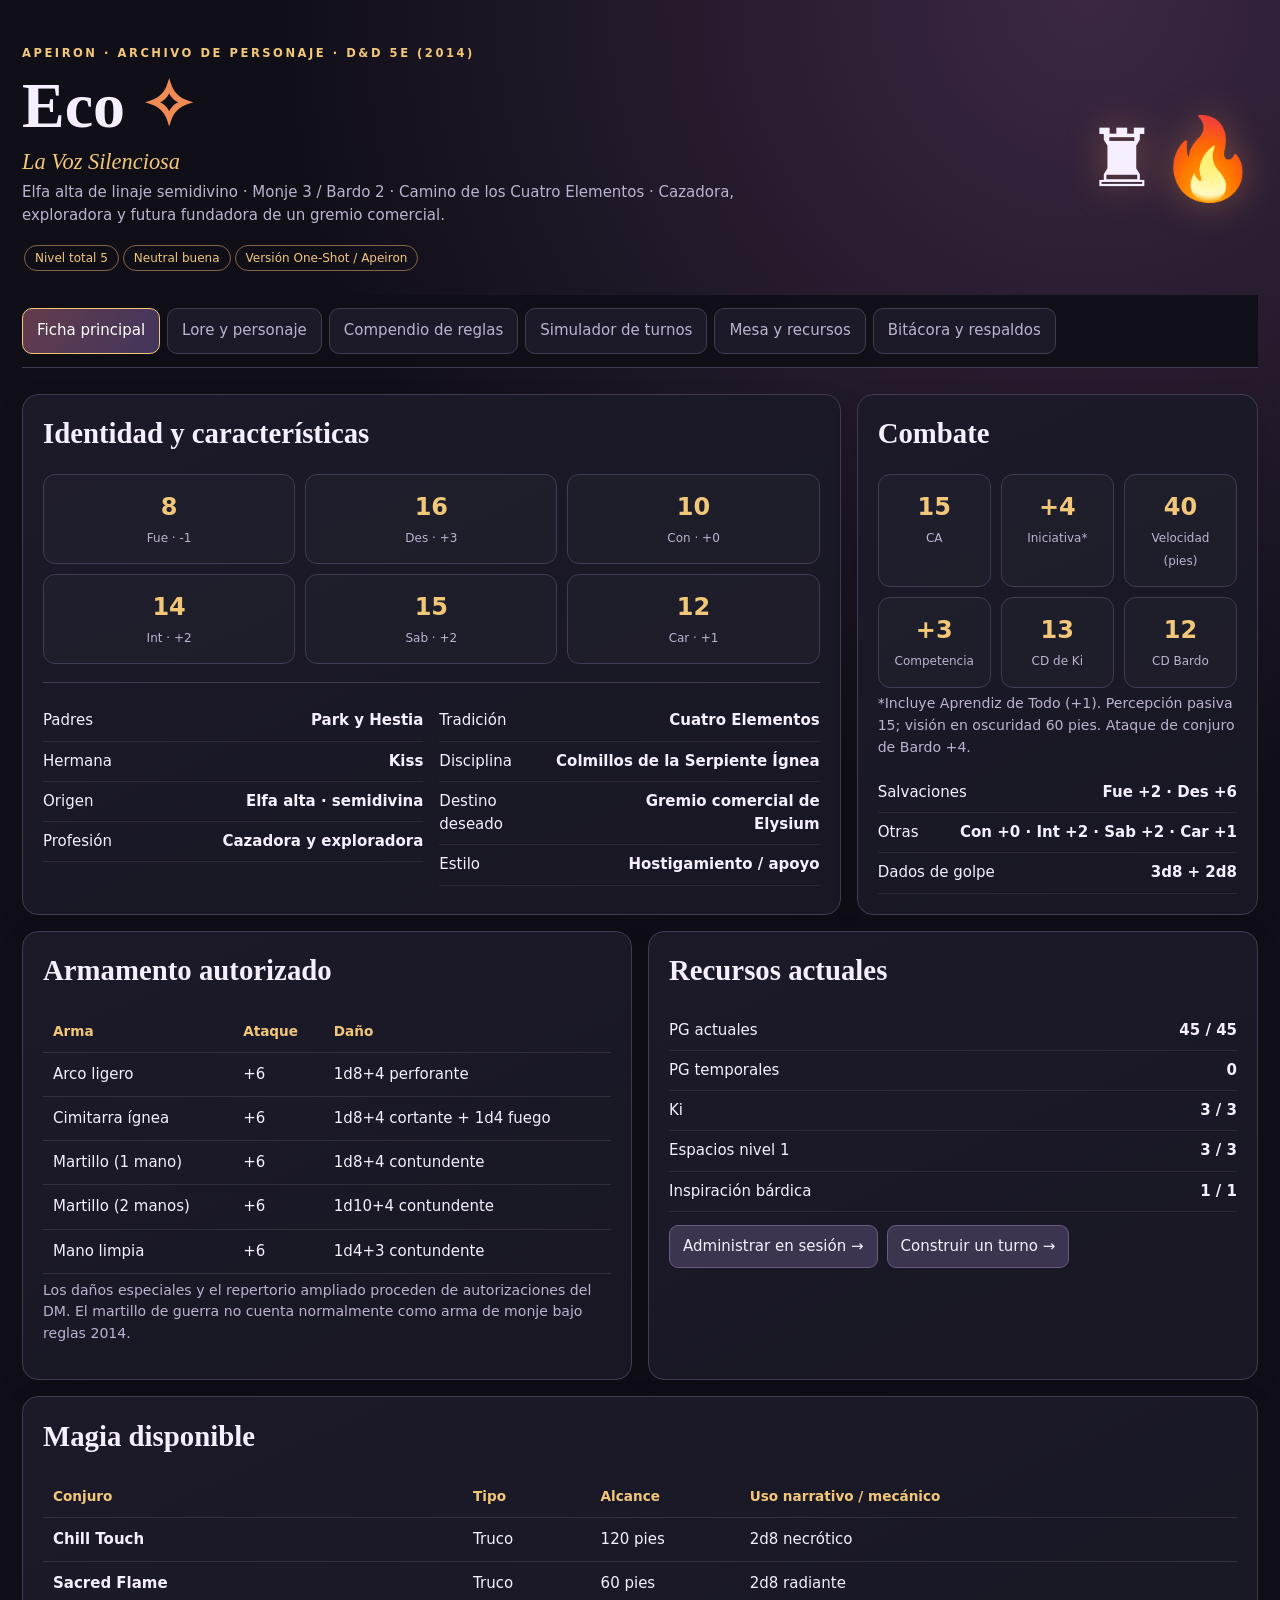
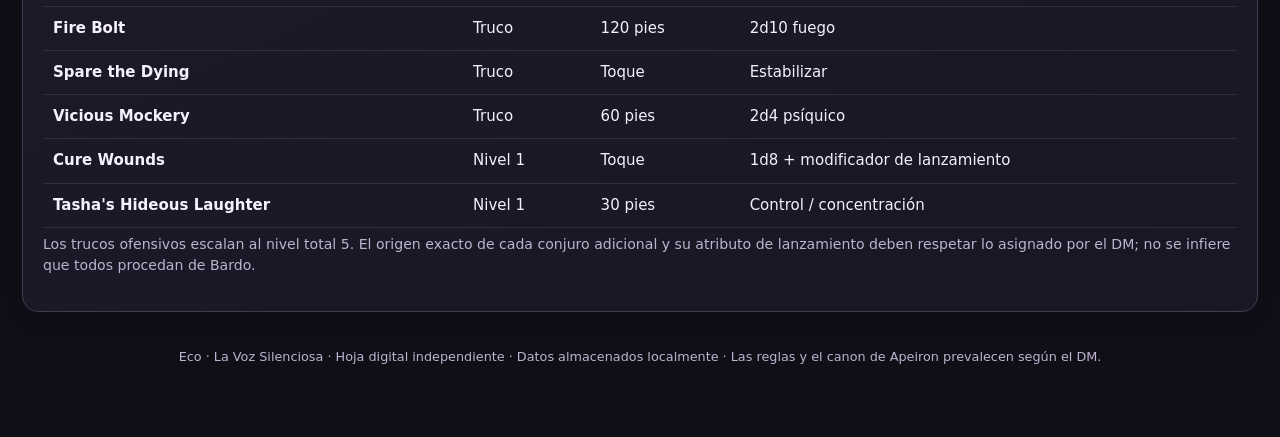
<file: El Dragon Verde/archivo/papelera/Eco/HojaDeJuegoEco/index.html>
<!doctype html><html lang="es"><head><meta charset="utf-8"><meta name="viewport" content="width=device-width,initial-scale=1"><meta name="theme-color" content="#161324"><title>Eco · La Voz Silenciosa | Hoja digital</title><style>
:root{color-scheme:dark;--bg:#100f18;--panel:#1c1a29;--panel2:#262337;--line:#413b53;--ink:#f5efff;--muted:#bdb3d0;--gold:#f2c77a;--fire:#f18b56;--blue:#8cc6ee;--good:#8ed9b6;--bad:#f5a7a9}*{box-sizing:border-box}body{margin:0;background:radial-gradient(circle at 85% 0%,#3b2742 0,transparent 35%),var(--bg);color:var(--ink);font:15px/1.55 system-ui,-apple-system,Segoe UI,sans-serif}button,input,select,textarea{font:inherit}button{cursor:pointer}button:disabled{opacity:.4;cursor:not-allowed}h1,h2,h3{font-family:Georgia,serif;line-height:1.15}h1{font-size:clamp(2.2rem,6vw,4rem);margin:.1em 0}h2{font-size:1.8rem;margin:.1em 0 .8em}h3{font-size:1.18rem;color:var(--gold);margin:0 0 .55em}p{margin:.4em 0 1em}small,.muted{color:var(--muted)}a{color:var(--blue)}.shell{max-width:1480px;margin:auto;padding:0 22px 70px}.hero{padding:45px 0 22px;display:flex;gap:22px;align-items:center;justify-content:space-between}.eyebrow{text-transform:uppercase;letter-spacing:.22em;color:var(--gold);font-size:.72rem;font-weight:800}.subtitle{color:var(--muted);max-width:720px}.crest{font-size:5rem;filter:drop-shadow(0 0 18px #ff9d5755)}.tabs{position:sticky;top:0;z-index:10;background:#100f18f2;display:flex;gap:7px;overflow-x:auto;padding:13px 0;border-bottom:1px solid var(--line);scrollbar-width:thin}.tab{border:1px solid var(--line);border-radius:10px;padding:10px 14px;background:var(--panel);color:var(--muted);white-space:nowrap}.tab.active{background:linear-gradient(120deg,#633c4c,#42355d);border-color:var(--gold);color:white}.view{display:none;padding-top:26px}.view.active{display:block}.grid{display:grid;grid-template-columns:repeat(12,minmax(0,1fr));gap:16px}.card{background:linear-gradient(155deg,var(--panel),#181723);border:1px solid var(--line);border-radius:16px;padding:20px;min-width:0;box-shadow:0 7px 25px #0002}.span12{grid-column:span 12}.span8{grid-column:span 8}.span7{grid-column:span 7}.span6{grid-column:span 6}.span5{grid-column:span 5}.span4{grid-column:span 4}.span3{grid-column:span 3}.stat{font-size:2rem;font-weight:800;color:var(--gold)}.pill{display:inline-block;border:1px solid #806747;color:var(--gold);border-radius:99px;padding:3px 10px;font-size:.75rem;margin:2px}.kv{display:flex;justify-content:space-between;gap:12px;border-bottom:1px solid #ffffff12;padding:8px 0}.kv strong{text-align:right}.mutedline{color:var(--muted);font-size:.88rem}.stack{display:flex;flex-wrap:wrap;gap:9px;align-items:center}.btn{background:#3c354f;color:var(--ink);border:1px solid #6a5b82;padding:9px 13px;border-radius:9px}.btn:hover{background:#514263}.primary{background:#92543f;border-color:#d58c66}.danger{border-color:#b06b78;color:#ffd0d3}.field{display:flex;flex-direction:column;gap:5px;min-width:0}.field label{font-size:.8rem;color:var(--muted)}input,select,textarea{background:#100f1b;border:1px solid #625974;color:var(--ink);border-radius:9px;padding:10px;min-width:0;width:100%}textarea{min-height:90px;resize:vertical}.formgrid{display:grid;grid-template-columns:repeat(2,minmax(0,1fr));gap:12px}.triples{display:grid;grid-template-columns:repeat(3,minmax(0,1fr));gap:10px}.statbox{border:1px solid var(--line);border-radius:12px;text-align:center;padding:14px 8px;background:#ffffff05}.statbox b{display:block;font-size:1.5rem;color:var(--gold)}.statbox span{font-size:.75rem;color:var(--muted)}.resource{display:flex;align-items:center;justify-content:space-between;gap:12px;padding:11px 0;border-bottom:1px solid #ffffff15}.resource .stack{flex-shrink:0}.resource button{min-width:35px}.meter{height:8px;border-radius:9px;background:#0d0d15;overflow:hidden;margin:5px 0}.meter>div{height:100%;background:linear-gradient(90deg,var(--fire),var(--gold));transition:width .2s}.tablewrap{overflow-x:auto}table{width:100%;border-collapse:collapse}th,td{text-align:left;padding:10px;border-bottom:1px solid #ffffff19;vertical-align:top}th{color:var(--gold);font-size:.85rem}details{background:#ffffff06;border:1px solid var(--line);border-radius:11px;margin:9px 0;padding:12px 14px}summary{cursor:pointer;font-weight:700;color:#f7dfb5}details p:last-child{margin-bottom:0}.notice{border-left:3px solid var(--gold);padding:10px 14px;background:#f2c77a0b;border-radius:0 8px 8px 0}.good{color:var(--good)}.bad{color:var(--bad)}.entry{padding:15px;border:1px solid var(--line);border-radius:12px;margin:10px 0;background:#ffffff04}.entry time{color:var(--gold);font-size:.85rem}.entry p{white-space:pre-wrap}.separator{border:0;border-top:1px solid var(--line);margin:18px 0}.result{background:#100e18;border:1px solid #665274;border-radius:12px;padding:16px;margin-top:14px}.checks{display:flex;flex-wrap:wrap;gap:12px}.checks label{border:1px solid var(--line);padding:9px;border-radius:9px;display:flex;align-items:center;gap:7px}.checks input{width:auto}.quick{display:grid;grid-template-columns:repeat(4,minmax(0,1fr));gap:8px}.quick button{font-size:.83rem}.stickyfoot{margin-top:35px;color:var(--muted);font-size:.8rem;text-align:center}.lorequote{font:italic 1.3rem/1.6 Georgia,serif;color:#f4d6ad}.tag{font-size:.75rem;background:#ffffff13;border-radius:6px;padding:2px 7px}.hidden{display:none!important}@media(max-width:950px){.span8,.span7,.span6,.span5,.span4,.span3{grid-column:span 12}.hero{padding-top:28px}.crest{font-size:3.3rem}.quick{grid-template-columns:repeat(2,1fr)}}@media(max-width:600px){.shell{padding:0 12px 50px}.card{padding:15px}.formgrid,.triples{grid-template-columns:1fr 1fr}.hero{align-items:flex-start}.crest{display:none}.resource{align-items:flex-start;flex-direction:column}.resource .stack{align-self:flex-end}.tab{padding:9px 11px}}
</style></head><body><div class="shell"><header class="hero"><div><div class="eyebrow">Apeiron · Archivo de personaje · D&D 5e (2014)</div><h1>Eco <span style="color:var(--fire)">✧</span></h1><div style="font:italic 1.4rem Georgia,serif;color:var(--gold)">La Voz Silenciosa</div><p class="subtitle">Elfa alta de linaje semidivino · Monje 3 / Bardo 2 · Camino de los Cuatro Elementos · Cazadora, exploradora y futura fundadora de un gremio comercial.</p><span class="pill">Nivel total 5</span><span class="pill">Neutral buena</span><span class="pill">Versión One-Shot / Apeiron</span></div><div class="crest" aria-hidden="true">♜🔥</div></header><nav class="tabs" aria-label="Secciones"><button class="tab active" data-tab="ficha">Ficha principal</button><button class="tab" data-tab="lore">Lore y personaje</button><button class="tab" data-tab="reglas">Compendio de reglas</button><button class="tab" data-tab="simulador">Simulador de turnos</button><button class="tab" data-tab="sesion">Mesa y recursos</button><button class="tab" data-tab="bitacora">Bitácora y respaldos</button></nav>
<section id="ficha" class="view active"><div class="grid"><article class="card span8"><h2>Identidad y características</h2><div class="triples" id="abilities"></div><hr class="separator"><div class="grid"><div class="span6"><div class="kv"><span>Padres</span><strong>Park y Hestia</strong></div><div class="kv"><span>Hermana</span><strong>Kiss</strong></div><div class="kv"><span>Origen</span><strong>Elfa alta · semidivina</strong></div><div class="kv"><span>Profesión</span><strong>Cazadora y exploradora</strong></div></div><div class="span6"><div class="kv"><span>Tradición</span><strong>Cuatro Elementos</strong></div><div class="kv"><span>Disciplina</span><strong>Colmillos de la Serpiente Ígnea</strong></div><div class="kv"><span>Destino deseado</span><strong>Gremio comercial de Elysium</strong></div><div class="kv"><span>Estilo</span><strong>Hostigamiento / apoyo</strong></div></div></div></article><article class="card span4"><h2>Combate</h2><div class="triples"><div class="statbox"><b>15</b><span>CA</span></div><div class="statbox"><b>+4</b><span>Iniciativa*</span></div><div class="statbox"><b>40</b><span>Velocidad (pies)</span></div><div class="statbox"><b>+3</b><span>Competencia</span></div><div class="statbox"><b>13</b><span>CD de Ki</span></div><div class="statbox"><b>12</b><span>CD Bardo</span></div></div><p class="mutedline">*Incluye Aprendiz de Todo (+1). Percepción pasiva 15; visión en oscuridad 60 pies. Ataque de conjuro de Bardo +4.</p><div class="kv"><span>Salvaciones</span><strong>Fue +2 · Des +6</strong></div><div class="kv"><span>Otras</span><strong>Con +0 · Int +2 · Sab +2 · Car +1</strong></div><div class="kv"><span>Dados de golpe</span><strong>3d8 + 2d8</strong></div></article><article class="card span6"><h2>Armamento autorizado</h2><div class="tablewrap"><table><thead><tr><th>Arma</th><th>Ataque</th><th>Daño</th></tr></thead><tbody><tr><td>Arco ligero</td><td>+6</td><td>1d8+4 perforante</td></tr><tr><td>Cimitarra ígnea</td><td>+6</td><td>1d8+4 cortante + 1d4 fuego</td></tr><tr><td>Martillo (1 mano)</td><td>+6</td><td>1d8+4 contundente</td></tr><tr><td>Martillo (2 manos)</td><td>+6</td><td>1d10+4 contundente</td></tr><tr><td>Mano limpia</td><td>+6</td><td>1d4+3 contundente</td></tr></tbody></table></div><p class="mutedline">Los daños especiales y el repertorio ampliado proceden de autorizaciones del DM. El martillo de guerra no cuenta normalmente como arma de monje bajo reglas 2014.</p></article><article class="card span6"><h2>Recursos actuales</h2><div id="fichaResources"></div><div class="stack" style="margin-top:13px"><button class="btn" onclick="go('sesion')">Administrar en sesión →</button><button class="btn" onclick="go('simulador')">Construir un turno →</button></div></article><article class="card span12"><h2>Magia disponible</h2><div class="tablewrap"><table><thead><tr><th>Conjuro</th><th>Tipo</th><th>Alcance</th><th>Uso narrativo / mecánico</th></tr></thead><tbody id="spellTable"></tbody></table></div><p class="mutedline">Los trucos ofensivos escalan al nivel total 5. El origen exacto de cada conjuro adicional y su atributo de lanzamiento deben respetar lo asignado por el DM; no se infiere que todos procedan de Bardo.</p></article></div></section>
<section id="lore" class="view"><div class="grid"><article class="card span8"><div class="eyebrow">Canon del personaje</div><h2>La cazadora que desea construir</h2><p class="lorequote">«Mi padre me enseñó a cazar. Mi madre me enseñó a dar calor. El mundo me está enseñando a sobrevivir. Lo que construya con todo ello será mío».</p><p>Eco es una joven elfa de ascendencia semidivina. Heredó de Park el conocimiento de la cacería, la paciencia del arquero y el instinto para sobrevivir; de Hestia, la voz, la música y una afinidad íntima con el fuego. Su camino no consiste en superar a sus progenitores mediante una demostración de poder, sino en decidir qué hacer con esa herencia.</p><p>Desea fundar un gremio comercial especializado en recursos de Elysium: explorar, conocer, comerciar y crear una institución propia. Es capaz de matar, pero la destrucción no constituye su proyecto de vida. La cacería es una disciplina y una necesidad, no una celebración de la crueldad.</p><h3>Contradicciones que impulsan su historia</h3><p><b>Herencia e identidad:</b> respeta a Park sin querer convertirse en su reflejo. <b>Fuerza y creación:</b> aprende a ser más peligrosa mientras imagina un futuro dedicado a construir. <b>Prudencia y deber:</b> valora la seguridad, pero proteger a alguien puede exigir exponerse. <b>Independencia y pertenencia:</b> necesita aliados sin renunciar a su propio camino.</p></article><article class="card span4"><h2>Apariencia canónica</h2><p>Cabello largo blanco plateado, ojos claros, orejas élficas, complexión atlética y estilizada. Túnica violeta oscura sin mangas, bordados ígneos en tonos cobrizos y dorados, brazales, cinturones, bolsas y equipo de exploración.</p><p>Su lenguaje visual combina el fuego anaranjado con energía azul. Esta última es parte de su estética y no supone por sí sola que domine magia de relámpago.</p><div class="notice">El retrato original del personaje no está incrustado: esta versión evita sustituirlo por una ilustración inventada. Puedes añadir una imagen propia desde la sección de sesión, que quedará guardada localmente.</div><img id="portrait" alt="Retrato personalizado de Eco" class="hidden" style="width:100%;max-height:360px;object-fit:contain;margin-top:15px;border-radius:12px"></article><article class="card span6"><h2>Familia y vínculos</h2><details open><summary>Park · Padre</summary><p>Cazador extraordinario, maestro del arco y la supervivencia. Su legado marca la disciplina de Eco; ella lo admira, pero no quiere repetir automáticamente sus decisiones. La trascendencia de Park y sus consecuencias son parte de la historia de Apeiron.</p></details><details open><summary>Hestia · Madre</summary><p>Vínculo divino con el fuego, el hogar, la música y la calidez. Su influencia aparece tanto en la magia ígnea de Eco como en su forma de acompañar a otros mediante la voz.</p></details><details open><summary>Kiss · Hermana</summary><p>Compañera musical y emocional en el pasado de Eco. Eco cantaba y Kiss tocaba la lira. Kiss ya no viaja con ella; no se establece aquí la causa de su ausencia.</p></details><details><summary>Irin, Felipillo y Valerius</summary><p>Irin es una figura familiar cercana asociada a Kiss; Felipillo y Valerius pertenecen a las historias y figuras extraordinarias que Eco conoció por los relatos de Park. Sus detalles deben respetar el canon específico de la mesa.</p></details></article><article class="card span6"><h2>Temperamento y conducta</h2><p><b>En calma:</b> relajada, tierna, curiosa, musical y capaz de mostrarse cercana. <b>En peligro:</b> prudente, desconfiada, analítica y observadora. <b>En grupo:</b> permanece alerta, escucha a exploradores veteranos y aprende de su experiencia. <b>Ante desconocidos:</b> primero evalúa; la confianza se construye.</p><h3>Cómo se expresa en escenas</h3><p>Antes del combate busca cobertura y rutas de retirada. A larga distancia usa el arco; a media distancia hostiga con fuego y magia; en corto alcance interviene con golpes rápidos y se retira cuando puede. Durante los descansos puede cantar para ayudar a sus compañeros a recuperarse. Su dulzura y su capacidad de combate no son incompatibles.</p></article><article class="card span12"><h2>Arte Marcial del Depredador · Filosofía en evolución</h2><div class="grid"><div class="span4"><h3>1. Observar</h3><p>Leer terreno, rastros, posturas y conducta.</p></div><div class="span4"><h3>2. Comprender</h3><p>Reconocer patrones y anticipar riesgos sin omnisciencia.</p></div><div class="span4"><h3>3. Adaptarse</h3><p>Modificar posición, ritmo, distancia y estrategia.</p></div><div class="span6"><h3>4. Incorporar</h3><p>Convertir la experiencia en una técnica propia.</p></div><div class="span6"><h3>5. Perfeccionar</h3><p>Forjar un estilo que no dependa de imitar a Park ni a sus aliados.</p></div></div><p class="notice">Es una línea de desarrollo narrativo supervisada por el DM, no una fuente automática de ventajas mecánicas.</p></article><article class="card span12"><h2>Canon editable y evolución literaria</h2><p class="mutedline">Añade hechos confirmados, relaciones, promesas, rasgos nuevos y cambios psicológicos. Se guardan y exportan con la ficha.</p><textarea id="canonNotes" rows="7" placeholder="Nuevos hechos canónicos, límites narrativos, decisiones, relaciones..." oninput="setCanon(this.value)"></textarea></article></div></section>
<section id="reglas" class="view"><div class="grid"><article class="card span6"><h2>Acciones y economía</h2><details open><summary>Acción, acción adicional, movimiento y reacción</summary><p>En su turno Eco dispone normalmente de una acción, movimiento de 40 pies y una acción adicional si una capacidad lo permite. Recupera su reacción al comienzo de su turno. No puede acumular dos acciones adicionales. No tiene Ataque Extra; una acción Atacar produce un solo ataque. Ráfaga permite un máximo habitual de tres ataques en un turno.</p></details><details><summary>Artes Marciales · Monje 3</summary><p>Sin armadura ni escudo y usando armas de monje, puede atacar usando Destreza; sus golpes desarmados infligen 1d4+3. Tras una acción Atacar con golpe desarmado o arma de monje puede efectuar un golpe desarmado como acción adicional. Cimitarra cuenta como arma de monje; martillo de guerra y arco ligero no activan normalmente este ataque adicional en 2014.</p></details><details><summary>Ráfaga de Golpes · 1 Ki</summary><p>Inmediatamente después de la acción Atacar, puede gastar 1 Ki para realizar dos golpes desarmados como acción adicional. Los golpes no heredan automáticamente el alcance especial de Colmillos.</p></details><details><summary>Defensa Paciente · 1 Ki</summary><p>Usa la acción adicional para Esquivar. Hasta el comienzo de su siguiente turno, los ataques contra ella tienen desventaja si puede ver al atacante; tiene ventaja en salvaciones de Destreza, siempre que no esté incapacitada y su velocidad no sea 0.</p></details><details><summary>Paso del Viento · 1 Ki</summary><p>Como acción adicional, Correr (Dash) o Destrabarse (Disengage); se duplica la distancia de salto durante el turno. Correr añade 40 pies de movimiento en condiciones normales, total 80 pies, sin incluir otras modificaciones.</p></details><details><summary>Desviar Proyectiles · Reacción</summary><p>Ante el impacto de un ataque con arma a distancia, reduce el daño en 1d10+6. Si lo reduce a 0, puede gastar 1 Ki para lanzar el proyectil de vuelta, siempre que cumpla las condiciones de la habilidad. No se aplica automáticamente a conjuros como Fire Bolt.</p></details><details><summary>Recuperación de Ki</summary><p>3 puntos máximos; se recuperan al terminar descanso corto o largo, tras al menos 30 minutos de meditación durante el descanso.</p></details></article><article class="card span6"><h2>Tradición elemental</h2><details open><summary>Armonía con los Elementos</summary><p>Acción para manifestaciones elementales menores: efectos inocuos y limitados de aire, agua, fuego o tierra. No inflige daño de combate por sí sola ni sustituye conjuros más poderosos.</p></details><details open><summary>Colmillos de la Serpiente Ígnea</summary><p>Cuando usa la acción Atacar, gasta 1 Ki para extender en 10 pies el alcance de sus ataques desarmados <b>como parte de esa acción</b>: alcance normal de 5 → 15 pies. Puede elegir daño de fuego en lugar de contundente para esos golpes. Cuando uno de esos ataques impacta, puede gastar 1 Ki adicional para añadir 1d10 fuego. No requiere concentración. Los ataques de acción adicional siguen teniendo alcance normal de 5 pies, salvo otra regla explícita de la mesa.</p></details><details><summary>Conjurar con Bardo 2</summary><p>Carisma 12 (+1); CD de salvación 12; ataque mágico +4; 2 trucos de Bardo conocidos, 5 conjuros de Bardo conocidos de nivel 1 y 3 espacios de nivel 1 por descanso largo. La selección de los cinco conjuros bardos debe constar por separado del repertorio concedido por el DM.</p></details><details><summary>Inspiración Bárdica</summary><p>Acción adicional, una criatura distinta de Eco que pueda oírla a 60 pies, 1d6 para una prueba, ataque o salvación conforme al rasgo. Un uso por descanso largo con Carisma +1. No puede inspirarse a sí misma con esta versión del rasgo.</p></details><details><summary>Aprendiz de Todo</summary><p>+1 a pruebas de característica sin competencia aplicada, incluida la iniciativa (+3 Destreza +1 = +4). No modifica tiradas de salvación ni ataques.</p></details><details><summary>Canción de Descanso</summary><p>Durante un descanso corto, si Eco o aliados oyen su interpretación y recuperan PG gastando dados de golpe, cada criatura beneficiada obtiene 1d6 PG adicionales. No cura por sí sola sin gasto de dados de golpe.</p></details><details><summary>Salvaciones y sentidos</summary><p>Fue +2, Des +6, Con +0, Int +2, Sab +2, Car +1. Percepción pasiva 15 (10 + Sab 2 + competencia 3). Visión en oscuridad 60 pies.</p></details></article><article class="card span12"><h2>Conjuros: alcance, condiciones y límites</h2><div id="spellDetails"></div></article><article class="card span12"><h2>Notas de continuidad mecánica</h2><p class="notice">Se conservan los valores especiales del DM. En la ficha recibida, los 45 PG son una estimación (40 previos +5 al subir Bardo); se dejan editables para confirmar el máximo definitivo. La descripción original de algunas combinaciones extendía Colmillos a golpes de acción adicional: el simulador aplica la distinción de alcance de las reglas 2014. También separa los ataques que activan Artes Marciales de los que no lo hacen.</p><p>En 2014, lanzar un conjuro con la acción no activa Ráfaga ni Artes Marciales. Los trucos ofensivos aumentan al alcanzar nivel total 5; no aumenta por ello el dado marcial del monje, que sigue siendo 1d4. La competencia sube a +3 por nivel total 5.</p></article></div></section>
<section id="simulador" class="view"><div class="grid"><article class="card span5"><h2>Constructor de turno</h2><p class="mutedline">Selecciona contexto, acción, acción adicional y recursos. El resultado se recalcula automáticamente y verifica restricciones.</p><div class="formgrid"><div class="field"><label>Distancia al objetivo</label><select id="range"><option value="5">Corta · 5 pies</option><option value="15">Media · 15 pies</option><option value="30">Media · 30 pies</option><option value="60">Larga · 60 pies</option><option value="120">Muy larga · 120 pies</option><option value="150">Extrema · 150 pies</option></select></div><div class="field"><label>Contexto</label><select id="context"><option value="combat">Combate</option><option value="stealth">Sigilo / emboscada</option><option value="explore">Exploración</option><option value="support">Apoyo / rescate</option><option value="social">Social / descanso</option></select></div><div class="field"><label>Acción</label><select id="action"></select></div><div class="field"><label>Acción adicional</label><select id="bonus"></select></div><div class="field"><label>Movimiento previsto (pies)</label><input type="number" min="0" step="5" value="0" id="move"></div><div class="field"><label>Reacción prevista</label><select id="reaction"><option value="none">Reservar</option><option value="deflect">Desviar proyectiles (si ocurre)</option><option value="opportunity">Ataque de oportunidad (si ocurre)</option></select></div></div><div class="checks" style="margin-top:13px"><label><input type="checkbox" id="fangs"> Activar Colmillos (1 Ki)</label><label><input type="checkbox" id="boost"> Potenciar impacto (1 Ki)</label><label><input type="checkbox" id="hit" checked> Suponer impactos</label><label><input type="checkbox" id="meleeRange"> Objetivo al alcance cuerpo a cuerpo (5 pies) tras moverme</label></div><hr class="separator"><div class="stack"><button class="btn" onclick="preset('bow')">Arquera</button><button class="btn" onclick="preset('sword')">Cimitarra + golpe</button><button class="btn" onclick="preset('flurry')">Ráfaga</button><button class="btn" onclick="preset('fangs')">Colmillos</button><button class="btn" onclick="preset('max')">Máximo ígneo</button><button class="btn" onclick="preset('retreat')">Retirada</button><button class="btn" onclick="preset('heal')">Curación</button><button class="btn" onclick="preset('control')">Control</button></div></article><article class="card span7"><h2>Resultado de la simulación</h2><div id="simulation" class="result" aria-live="polite"></div><div class="stack" style="margin-top:14px"><button class="btn primary" id="applyTurn" onclick="applyTurn()">Aplicar gasto al personaje</button><button class="btn" onclick="copySimulation()">Copiar turno</button></div><p class="mutedline">Aplicar turno descuenta Ki, espacios o inspiración según el resultado. Los dados son expresiones de daño teórico, no tiradas reales; la distancia se comprueba respecto al objetivo seleccionado. La reacción no se gasta hasta que ocurra el desencadenante.</p></article><article class="card span12"><h2>Guía de contextos</h2><div class="grid"><div class="span3"><h3>Acecho</h3><p>Ocultarse, observar, moverse con cobertura y abrir con arco. La ventaja por estar oculto depende de las circunstancias y del DM.</p></div><div class="span3"><h3>Hostigamiento</h3><p>Alternar arco, magia y fuego de alcance medio; no confundir los 15 pies de Colmillos con los golpes de Ráfaga.</p></div><div class="span3"><h3>Rescate</h3><p>Curar o estabilizar, inspirar cuando se pueda y reservar recursos para retirada. Curar requiere tocar.</p></div><div class="span3"><h3>Interacción</h3><p>Investigar, negociar, cantar y usar habilidades. Aprendiz de Todo añade +1 a pruebas no competentes.</p></div></div></article></div></section>
<section id="sesion" class="view"><div class="grid"><article class="card span6"><h2>Panel de recursos</h2><div id="resources"></div><div class="stack" style="margin-top:15px"><button class="btn" onclick="shortRest()">Descanso corto</button><button class="btn" onclick="longRest()">Descanso largo</button><button class="btn danger" onclick="resetResources()">Restablecer recursos</button></div><p class="mutedline">Descanso corto recupera Ki y permite registrar curación mediante dados de golpe; descanso largo recupera espacios e inspiración, PG y parte de los dados de golpe conforme a las reglas. Los botones no realizan tiradas automáticas.</p></article><article class="card span6"><h2>Condiciones y seguimiento</h2><div class="checks" id="conditions"></div><div class="field" style="margin-top:14px"><label>Concentración actual</label><input id="concentration" placeholder="Ej. Tasha's Hideous Laughter" oninput="setField('concentration',this.value)"></div><div class="field" style="margin-top:12px"><label>Estado táctico / posición</label><textarea id="position" placeholder="Cobertura, posición, enemigos, objetivos..." oninput="setField('position',this.value)"></textarea></div><div class="field" style="margin-top:12px"><label>Notas rápidas de mesa</label><textarea id="tableNotes" placeholder="Información que no debe perderse durante la sesión..." oninput="setField('tableNotes',this.value)"></textarea></div></article><article class="card span6"><h2>Equipo e inventario</h2><div class="field"><label>Inventario libre (un objeto por línea)</label><textarea id="inventory" rows="9" oninput="setField('inventory',this.value)"></textarea></div><p class="mutedline">Las armas iniciales figuran como equipo de referencia; agrega consumibles, tesoros, materiales, monedas y objetos narrativos.</p></article><article class="card span6"><h2>Retrato de referencia</h2><p>Selecciona un archivo de imagen local. Se guardará en el navegador mientras exista espacio disponible. Para respaldos pequeños, la imagen no se exporta en JSON.</p><input type="file" accept="image/*" id="portraitInput"><div class="stack" style="margin-top:12px"><button class="btn" onclick="clearPortrait()">Quitar retrato</button></div><p class="mutedline">Si necesitas conservarlo entre dispositivos, lleva también la imagen original.</p></article></div></section>
<section id="bitacora" class="view"><div class="grid"><article class="card span6"><h2>Registrar acontecimiento</h2><div class="formgrid"><div class="field"><label>Sesión / capítulo</label><input id="logSession" placeholder="Sesión 01 / One-Shot"></div><div class="field"><label>Fecha</label><input type="date" id="logDate"></div><div class="field"><label>Tipo</label><select id="logType"><option>Crónica</option><option>Combate</option><option>Exploración</option><option>Relación</option><option>Lore confirmado</option><option>Desarrollo de Eco</option><option>Botín / inventario</option><option>Decisión del DM</option><option>Descanso / recursos</option></select></div><div class="field"><label>Título</label><input id="logTitle" placeholder="El encuentro con..."></div></div><div class="field" style="margin-top:12px"><label>Registro completo (admite texto copiado y pegado)</label><textarea id="logBody" rows="9" placeholder="Pega aquí el relato de la sesión, diálogos, consecuencias, hallazgos, recompensas y cambios..." ></textarea></div><div class="stack" style="margin-top:12px"><button class="btn primary" onclick="addLog()">Guardar entrada</button><button class="btn" onclick="copyLogTemplate()">Copiar plantilla de sesión</button></div></article><article class="card span6"><h2>Historial de sesiones</h2><div class="field"><label>Buscar registros</label><input id="logSearch" placeholder="Buscar por texto, fecha o categoría" oninput="renderLogs()"></div><div id="logs"></div></article><article class="card span12"><h2>Respaldo, restauración y portabilidad</h2><p>El estado se guarda automáticamente en el navegador mediante almacenamiento local. Exporta el archivo JSON para mantener una copia independiente y poder importar cambios en otra computadora o en una versión posterior de esta hoja.</p><div class="stack"><button class="btn primary" onclick="exportJson()">Exportar ficha completa (.json)</button><button class="btn" onclick="exportText()">Exportar bitácora (.txt)</button><button class="btn" onclick="document.getElementById('importFile').click()">Importar respaldo (.json)</button><button class="btn" onclick="copySnapshot()">Copiar estado para ChatGPT</button><button class="btn danger" onclick="wipeAll()">Restablecer todos los datos</button></div><input type="file" accept="application/json,.json" id="importFile" class="hidden"><p id="saveStatus" class="mutedline" style="margin-top:12px">Guardado automático habilitado.</p></article></div></section><footer class="stickyfoot">Eco · La Voz Silenciosa · Hoja digital independiente · Datos almacenados localmente · Las reglas y el canon de Apeiron prevalecen según el DM.</footer></div>
<script>
'use strict';const KEY='eco-apeiron-digital-v1';const AB={Fue:[8,-1],Des:[16,3],Con:[10,0],Int:[14,2],Sab:[15,2],Car:[12,1]};const SPELLS=[['Chill Touch','Truco','120 pies','2d8 necrótico','Ataque de conjuro; impide recuperar PG hasta el inicio del próximo turno del lanzador; contra no muertos añade efecto especial en 2014. No requiere contacto.'],['Sacred Flame','Truco','60 pies','2d8 radiante','Salvación de Destreza; ignora cobertura para la salvación. No es daño de fuego.'],['Fire Bolt','Truco','120 pies','2d10 fuego','Ataque de conjuro a distancia; puede prender objetos inflamables no llevados.'],['Spare the Dying','Truco','Toque','Estabilizar','Estabiliza a una criatura viva a 0 PG. No recupera PG ni tiene alcance a distancia en 2014.'],['Vicious Mockery','Truco','60 pies','2d4 psíquico','Salvación de Sabiduría; si falla, desventaja en el siguiente ataque antes de terminar su siguiente turno. Debe poder oír, no entender.'],['Cure Wounds','Nivel 1','Toque','1d8 + modificador de lanzamiento','Acción y un espacio de nivel 1; no afecta a constructos ni muertos vivientes bajo 2014. Si procede de Bardo y usa Carisma, el modificador es +1.'],["Tasha's Hideous Laughter",'Nivel 1','30 pies','Control / concentración','Salvación de Sabiduría; criatura con Inteligencia 4 o menos no es afectada; concentración hasta 1 minuto. Repite salvación al final de turno y al recibir daño (con ventaja en esta última).']];const CONDITIONS=['Cegada','Ensordecida','Asustada','Agarrada','Incapacitada','Invisible','Paralizada','Petrificada','Envenenada','Derribada','Restringida','Aturdida','Inconsciente','Exhausta'];const ACTIONS=[['unarmed','Golpe desarmado'],['scimitar','Cimitarra ígnea'],['bow','Arco ligero'],['hammer1','Martillo de guerra (1 mano)'],['hammer2','Martillo de guerra (2 manos)'],['chill','Chill Touch'],['sacred','Sacred Flame'],['firebolt','Fire Bolt'],['mockery','Vicious Mockery'],['spare','Spare the Dying'],['cure','Cure Wounds'],['tasha',"Tasha's Hideous Laughter"],['dodge','Esquivar'],['dash','Correr'],['disengage','Destrabarse'],['hide','Esconderse'],['help','Ayudar'],['search','Buscar / Investigar'],['ready','Preparar acción'],['use','Usar objeto / interactuar'],['attune','Armonía con los Elementos']];const BONUSES=[['none','Ninguna'],['martial','Artes Marciales · 1 golpe'],['flurry','Ráfaga · 2 golpes (1 Ki)'],['patient','Defensa Paciente (1 Ki)'],['stepdash','Paso del Viento · Correr (1 Ki)'],['stepdisengage','Paso del Viento · Destrabarse (1 Ki)'],['inspire','Inspiración Bárdica (1 uso)']];const base=()=>({version:1,updated:new Date().toISOString(),maxHp:45,hp:45,tempHp:0,ki:3,slots:3,inspiration:1,hitDice:5,deathSuccess:0,deathFail:0,conditions:[],concentration:'',position:'',tableNotes:'',inventory:'Arco ligero\nCimitarra ígnea\nMartillo de guerra\nEquipo de exploración',canonNotes:'',portrait:'',logs:[]});let state;try{state={...base(),...JSON.parse(localStorage.getItem(KEY)||'{}')}}catch{state=base()}const $=id=>document.getElementById(id);const esc=s=>String(s??'').replace(/[&<>"']/g,c=>({'&':'&amp;','<':'&lt;','>':'&gt;','"':'&quot;',"'":'&#39;'}[c]));function save(){state.updated=new Date().toISOString();try{localStorage.setItem(KEY,JSON.stringify(state));$('saveStatus').textContent='Guardado local: '+new Date().toLocaleString('es-MX')}catch(e){$('saveStatus').textContent='Aviso: almacenamiento lleno. Exporta JSON y reduce la imagen.'}}function go(id){document.querySelectorAll('.tab').forEach(x=>x.classList.toggle('active',x.dataset.tab===id));document.querySelectorAll('.view').forEach(x=>x.classList.toggle('active',x.id===id));window.scrollTo({top:0,behavior:'smooth'})}document.querySelectorAll('.tab').forEach(x=>x.addEventListener('click',()=>go(x.dataset.tab)));function renderStatic(){$('abilities').innerHTML=Object.entries(AB).map(([k,[v,m]])=>`<div class="statbox"><b>${v}</b><span>${k} · ${m>=0?'+':''}${m}</span></div>`).join('');$('spellTable').innerHTML=SPELLS.map(s=>`<tr><td><b>${esc(s[0])}</b></td><td>${s[1]}</td><td>${s[2]}</td><td>${esc(s[3])}</td></tr>`).join('');$('spellDetails').innerHTML=SPELLS.map(s=>`<details><summary>${esc(s[0])} · ${s[1]} · ${s[2]}</summary><p><b>Efecto:</b> ${esc(s[3])}. ${esc(s[4])}</p></details>`).join('');$('action').innerHTML=ACTIONS.map(([v,t])=>`<option value="${v}">${t}</option>`).join('');$('bonus').innerHTML=BONUSES.map(([v,t])=>`<option value="${v}">${t}</option>`).join('');['action','bonus','range','context','move','reaction','fangs','boost','hit','meleeRange'].forEach(id=>$(id).addEventListener('input',simulate));$('portraitInput').addEventListener('change',e=>{let f=e.target.files[0];if(!f)return;if(f.size>1300000){alert('Usa una imagen menor de 1.3 MB para evitar saturar el almacenamiento local.');return}let r=new FileReader();r.onload=()=>{state.portrait=r.result;save();renderPortrait()};r.readAsDataURL(f)});$('importFile').addEventListener('change',importJson);$('logDate').value=new Date().toISOString().slice(0,10)}function renderPortrait(){if(state.portrait){$('portrait').src=state.portrait;$('portrait').classList.remove('hidden')}else $('portrait').classList.add('hidden')}function clearPortrait(){state.portrait='';save();renderPortrait()}
const resources=[['hp','PG actuales','maxHp'],['tempHp','PG temporales',null],['ki','Ki',3],['slots','Espacios nivel 1',3],['inspiration','Inspiración bárdica',1],['hitDice','Dados de golpe restantes',5],['deathSuccess','Salvaciones muerte: éxitos',3],['deathFail','Salvaciones muerte: fallos',3]];function cap(key){if(key==='hp')return Number(state.maxHp)||1;if(key==='tempHp')return 999;let r=resources.find(x=>x[0]===key);return typeof r[2]==='number'?r[2]:999}function adjust(k,d){state[k]=Math.max(0,Math.min(cap(k),Number(state[k]||0)+d));save();renderResources();simulate()}function setMaxHp(v){state.maxHp=Math.max(1,Number(v)||1);state.hp=Math.min(state.hp,state.maxHp);save();renderResources()}function renderResources(){let out=resources.map(([k,label])=>{let max=cap(k),v=Number(state[k]||0);return `<div class="resource"><div style="flex:1"><b>${label}</b> <span class="muted">${v}${max!==999?' / '+max:''}</span>${max!==999?`<div class="meter"><div style="width:${Math.min(100,100*v/max)}%"></div></div>`:''}</div><div class="stack"><button class="btn" onclick="adjust('${k}',-1)" aria-label="Reducir ${label}">−</button><button class="btn" onclick="adjust('${k}',1)" aria-label="Aumentar ${label}">+</button></div></div>`}).join('');$('resources').innerHTML=out+`<div class="field" style="margin-top:15px"><label>PG máximos (editable; 45 estimados)</label><input type="number" min="1" value="${state.maxHp}" onchange="setMaxHp(this.value)"></div>`;$('fichaResources').innerHTML=resources.slice(0,5).map(([k,label])=>`<div class="kv"><span>${label}</span><strong>${state[k]}${cap(k)!==999?' / '+cap(k):''}</strong></div>`).join('')}
function setField(k,v){state[k]=v;save()}function setCanon(v){setField('canonNotes',v)}function renderSession(){renderResources();$('conditions').innerHTML=CONDITIONS.map(c=>`<label><input type="checkbox" ${state.conditions.includes(c)?'checked':''} onchange="toggleCondition('${c}',this.checked)">${c}</label>`).join('');['concentration','position','tableNotes','inventory','canonNotes'].forEach(k=>$(k).value=state[k]||'');renderPortrait()}function toggleCondition(c,on){state.conditions=on?[...new Set([...state.conditions,c])]:state.conditions.filter(x=>x!==c);save()}function shortRest(){if(!confirm('¿Terminar descanso corto? Se restaurará el Ki. Los dados de golpe y Canción de Descanso se gestionan manualmente.'))return;state.ki=3;logAuto('Descanso corto','Ki restaurado a 3. Curación mediante dados de golpe pendiente de registrar.');save();renderResources();simulate()}function longRest(){if(!confirm('¿Terminar descanso largo? Se restaurarán PG, Ki, espacios e inspiración; se recuperarán dados de golpe según reglas 2014.'))return;state.hp=state.maxHp;state.ki=3;state.slots=3;state.inspiration=1;state.hitDice=Math.min(5,state.hitDice+Math.max(1,Math.floor(5/2)));state.deathSuccess=0;state.deathFail=0;logAuto('Descanso largo','Recursos recuperados; comprobar condiciones y concentración con el DM.');save();renderResources();simulate()}function resetResources(){if(!confirm('¿Restablecer todos los recursos a máximos?'))return;Object.assign(state,{hp:state.maxHp,tempHp:0,ki:3,slots:3,inspiration:1,hitDice:5,deathSuccess:0,deathFail:0});save();renderResources();simulate()}
function preset(p){let o={bow:['bow','none',false,false,120],sword:['scimitar','martial',false,false,5],flurry:['scimitar','flurry',false,false,5],fangs:['unarmed','martial',true,false,5],max:['unarmed','flurry',true,true,5],retreat:['scimitar','stepdisengage',false,false,5],heal:['cure','none',false,false,5],control:['tasha','inspire',false,false,30]}[p];if(!o)return;[$('action').value,$('bonus').value,$('fangs').checked,$('boost').checked,$('range').value]=o;simulate()}
const atkActs=['unarmed','scimitar','bow','hammer1','hammer2'];const monkActs=['unarmed','scimitar'];const spells=['chill','sacred','firebolt','mockery','spare','cure','tasha'];const reach={unarmed:5,scimitar:5,bow:80,hammer1:5,hammer2:5,chill:120,sacred:60,firebolt:120,mockery:60,spare:5,cure:5,tasha:30};const diceAvg=(n,s)=>n*(s+1)/2;let lastSim=null;function simulate(){let a=$('action').value,b=$('bonus').value,dist=Number($('range').value),mv=Number($('move').value)||0,fang=$('fangs').checked,boost=$('boost').checked,hit=$('hit').checked,close=$('meleeRange').checked,ki=0,slots=0,insp=0,errors=[],warnings=[],damage=[],attackRoll='',actionName=ACTIONS.find(x=>x[0]===a)?.[1]||a,bonusName=BONUSES.find(x=>x[0]===b)?.[1]||b;let attacking=atkActs.includes(a),monk=monkActs.includes(a),spell=spells.includes(a),mainReach=reach[a]??0;let effectiveDist=close?5:dist;let canFang=a==='unarmed';if(fang){ki++;if(!canFang)errors.push('Colmillos exige usar la acción Atacar con golpe desarmado para beneficiarse del alcance y daño ígneo; no se aplica al ataque de arma seleccionado.');else mainReach=15}if(boost){ki++;if(!fang||!canFang)errors.push('El 1d10 adicional exige activar Colmillos y acertar con el golpe desarmado de la acción Atacar.');if(!hit)warnings.push('El Ki de potenciación solo se gasta al confirmar un impacto; el gasto indicado es condicional.')}if(b==='flurry'){ki++;if(!attacking)errors.push('Ráfaga exige haber utilizado la acción Atacar.')}if(b==='martial'&&!monk)errors.push('Artes Marciales requiere la acción Atacar con golpe desarmado o arma de monje (cimitarra sí; arco y martillo de guerra no).');if(['patient','stepdash','stepdisengage'].includes(b))ki++;if(b==='inspire')insp++;if(['cure','tasha'].includes(a))slots++;if(['chill','sacred','firebolt','mockery'].includes(a)&&dist>mainReach)errors.push('El objetivo está fuera del alcance del conjuro.');if(attacking&&effectiveDist>mainReach)errors.push('El objetivo está fuera del alcance del ataque principal (ten en cuenta movimiento previo y línea de visión).');if(['cure','spare'].includes(a)&&dist>5&&!close)warnings.push('Este conjuro exige tocar al objetivo; acércate antes de lanzarlo.');if(b==='martial'||b==='flurry'){if(effectiveDist>5)errors.push('Los golpes de acción adicional requieren un objetivo a 5 pies; Colmillos no amplía su alcance. Puedes moverte entre ataques si queda movimiento.')}if(a==='bow'&&effectiveDist<=5)warnings.push('Ataque a distancia con enemigo hostil a 5 pies: normalmente tiene desventaja.');if(a==='bow'&&dist>80&&dist<=320)warnings.push('Arco ligero a alcance largo: desventaja.');if(mv<0)errors.push('Movimiento inválido.');let moveMax=40+(b==='stepdash'?40:0)+(a==='dash'?40:0);if(mv>moveMax)errors.push('Movimiento previsto excede los '+moveMax+' pies disponibles sin modificadores externos.');if(ki>state.ki)errors.push('Ki insuficiente: requiere '+ki+'; disponible '+state.ki+'.');if(slots>state.slots)errors.push('Espacios insuficientes.');if(insp>state.inspiration)errors.push('Sin usos de Inspiración Bárdica.');if(boost&&!hit)warnings.push('El daño adicional solo ocurre si el golpe impacta.');if(attacking){attackRoll='1d20 +6';if(a==='unarmed')damage.push({s:'1d4+3'+(fang?' fuego':' contundente'),avg:5.5});if(a==='scimitar')damage.push({s:'1d8+4 cortante + 1d4 fuego',avg:11});if(a==='bow')damage.push({s:'1d8+4 perforante',avg:8.5});if(a==='hammer1')damage.push({s:'1d8+4 contundente',avg:8.5});if(a==='hammer2')damage.push({s:'1d10+4 contundente',avg:9.5});if(boost&&fang&&canFang)damage.push({s:'1d10 fuego (potenciación)',avg:5.5});if(b==='martial'||b==='flurry')for(let i=0;i<(b==='flurry'?2:1);i++)damage.push({s:'1d4+3 contundente (golpe adicional)',avg:5.5})}else{let magic={chill:['2d8 necrótico',9,'Ataque de conjuro; bonificador según origen asignado'],sacred:['2d8 radiante',9,'Salvación de Destreza'],firebolt:['2d10 fuego',11,'Ataque de conjuro; bonificador según origen asignado'],mockery:['2d4 psíquico',5,'Salvación de Sabiduría'],spare:['Estabilizar',0,'Toque'],cure:['1d8 + modificador mágico',4.5,'Toque; si es de Bardo añade +1'],tasha:['Sin daño',0,'Salvación de Sabiduría; concentración']}[a];if(magic){damage.push({s:magic[0],avg:magic[1]});warnings.push(magic[2])}}if(a==='hammer1'||a==='hammer2')warnings.push('El martillo de guerra no es arma de monje normal de 2014; el daño y ataque especiales se mantienen por autorización del DM.');if(b==='inspire')warnings.push('Inspiración se concede a otra criatura que pueda oírte a 60 pies.');if($('reaction').value!=='none')warnings.push('La reacción es condicional: no se ejecuta automáticamente durante tu turno.');if($('context').value==='stealth')warnings.push('Sigilo y sorpresa dependen de ocultación, percepción y adjudicación del DM.');if($('context').value==='social')warnings.push('Aprendiz de Todo: +1 a pruebas de característica sin competencia.');let avg=damage.reduce((s,x)=>s+x.avg,0);let good=errors.length===0;let html=`<div class="${good?'good':'bad'}" style="font-weight:800;font-size:1.1rem">${good?'✓ Combinación válida según condiciones seleccionadas':'✕ Combinación no válida / recursos insuficientes'}</div><div class="kv"><span>Acción</span><strong>${esc(actionName)}</strong></div><div class="kv"><span>Acción adicional</span><strong>${esc(bonusName)}</strong></div><div class="kv"><span>Ki / espacios / inspiración</span><strong>${ki} / ${slots} / ${insp}</strong></div><div class="kv"><span>Movimiento disponible</span><strong>${moveMax} pies</strong></div><div class="kv"><span>Alcance principal</span><strong>${mainReach||'Según situación'} pies</strong></div>${attackRoll?`<div class="kv"><span>Impacto</span><strong>${attackRoll}</strong></div>`:''}<h3 style="margin-top:15px">Efectos y daño</h3>${damage.length?damage.map(d=>`<p style="margin:.2em 0">• ${esc(d.s)}</p>`).join(''):'<p>Acción táctica o de interacción; sin daño directo.</p>'}<p><b>Promedio teórico:</b> ${avg.toLocaleString('es-MX')} ${hit?'(si todos los ataques impactan y se cumplen los efectos)':'(potencial, no garantizado)'}</p>`;if(errors.length)html+=`<h3 class="bad">Restricciones</h3>${errors.map(x=>`<p class="bad">• ${esc(x)}</p>`).join('')}`;if(warnings.length)html+=`<h3>Consideraciones</h3>${warnings.map(x=>`<p class="mutedline">• ${esc(x)}</p>`).join('')}`;if(a==='dodge'||b==='patient')html+='<p class="good">Esquivar: ataques visibles contra Eco con desventaja y ventaja en salvaciones de Destreza según condiciones.</p>';if(b==='stepdisengage'||a==='disengage')html+='<p class="good">Destrabarse: evita ataques de oportunidad provocados por tu movimiento durante el turno.</p>';$('simulation').innerHTML=html;$('applyTurn').disabled=!good;lastSim={good,ki,slots,insp,description:`${actionName} + ${bonusName}; Ki ${ki}, espacios ${slots}, inspiración ${insp}; daño ${damage.map(x=>x.s).join(' + ')||'sin daño'}; promedio ${avg}`,warnings,errors}}
function applyTurn(){if(!lastSim?.good)return;if(!confirm('¿Registrar el turno y descontar '+lastSim.ki+' Ki, '+lastSim.slots+' espacios y '+lastSim.insp+' inspiración?'))return;state.ki-=lastSim.ki;state.slots-=lastSim.slots;state.inspiration-=lastSim.insp;logAuto('Turno aplicado',lastSim.description);save();renderResources();simulate()}function copySimulation(){navigator.clipboard?.writeText(lastSim?.description||'').then(()=>alert('Turno copiado.')).catch(()=>prompt('Copia el turno:',lastSim?.description||''))}
function logAuto(title,body){state.logs.unshift({id:Date.now()+'-'+Math.random().toString(36).slice(2),date:new Date().toISOString().slice(0,10),session:'Administración',type:'Descanso / recursos',title,body});renderLogs()}function addLog(){let title=$('logTitle').value.trim(),body=$('logBody').value.trim();if(!title&&!body){alert('Escribe un título o contenido.');return}state.logs.unshift({id:Date.now()+'-'+Math.random().toString(36).slice(2),date:$('logDate').value,session:$('logSession').value||'Sin nombre',type:$('logType').value,title:title||'Registro sin título',body});$('logTitle').value='';$('logBody').value='';save();renderLogs()}function renderLogs(){let q=($('logSearch')?.value||'').toLowerCase(),items=state.logs.filter(x=>Object.values(x).join(' ').toLowerCase().includes(q));$('logs').innerHTML=items.length?items.map(x=>`<div class="entry"><time>${esc(x.date)} · ${esc(x.session)} · ${esc(x.type)}</time><h3 style="margin-top:6px">${esc(x.title)}</h3><p>${esc(x.body)}</p><button class="btn danger" onclick="deleteLog('${x.id}')">Eliminar</button></div>`).join(''):'<p class="mutedline">Todavía no hay entradas para mostrar.</p>'}function deleteLog(id){if(!confirm('¿Eliminar esta entrada?'))return;state.logs=state.logs.filter(x=>x.id!==id);save();renderLogs()}function download(name,content,type){let blob=new Blob([content],{type}),url=URL.createObjectURL(blob),a=document.createElement('a');a.href=url;a.download=name;document.body.append(a);a.click();a.remove();setTimeout(()=>URL.revokeObjectURL(url),1000)}function exportJson(){let data={...state,portrait:''};download('Eco_Apeiron_respaldo_'+new Date().toISOString().slice(0,10)+'.json',JSON.stringify(data,null,2),'application/json')}function exportText(){download('Eco_bitacora.txt',state.logs.map(x=>`[${x.date}] ${x.session} · ${x.type}\n${x.title}\n${x.body}\n`).join('\n---\n'),'text/plain;charset=utf-8')}function importJson(e){let f=e.target.files[0];if(!f)return;let r=new FileReader();r.onload=()=>{try{let d=JSON.parse(r.result);if(!d||!Array.isArray(d.logs)||typeof d.hp!=='number')throw Error('Formato de respaldo inválido');if(!confirm('¿Reemplazar los datos actuales con este respaldo?'))return;state={...base(),...d,portrait:state.portrait};save();renderSession();renderLogs();simulate();alert('Respaldo importado correctamente.')}catch(err){alert('No se pudo importar: '+err.message)}};r.readAsText(f);e.target.value=''}function snapshot(){return `ECO — ESTADO ACTUAL\nFecha: ${new Date().toLocaleString('es-MX')}\nNivel 5 · Monje 3 / Bardo 2 · CA 15 · Iniciativa +4 · Velocidad 40 pies\nPG ${state.hp}/${state.maxHp}; temporales ${state.tempHp}; Ki ${state.ki}/3; espacios nivel 1 ${state.slots}/3; inspiración ${state.inspiration}/1; dados de golpe ${state.hitDice}/5.\nCondiciones: ${state.conditions.join(', ')||'ninguna'}\nConcentración: ${state.concentration||'ninguna'}\nPosición: ${state.position}\nInventario:\n${state.inventory}\nNotas de mesa:\n${state.tableNotes}\nLore y canon adicional:\n${state.canonNotes}\n\nÚLTIMOS REGISTROS:\n${state.logs.slice(0,15).map(x=>`${x.date} [${x.session}] ${x.title}: ${x.body}`).join('\n\n')}`}function copySnapshot(){let s=snapshot();navigator.clipboard?.writeText(s).then(()=>alert('Estado copiado para pegar en ChatGPT.')).catch(()=>prompt('Copia este estado:',s))}function copyLogTemplate(){let t='SESIÓN: \nFECHA: \nLUGAR / PISO: \nPARTICIPANTES: \nOBJETIVO: \nCRONOLOGÍA: \nENCUENTROS Y COMBATES: \nPNJ / RELACIONES: \nHALLAZGOS Y BOTÍN: \nRECURSOS GASTADOS: \nDECISIONES DEL DM: \nEVOLUCIÓN NARRATIVA DE ECO: \nPENDIENTES PARA PRÓXIMA SESIÓN: ';navigator.clipboard?.writeText(t).then(()=>alert('Plantilla copiada.')).catch(()=>prompt('Copia plantilla:',t))}function wipeAll(){if(!confirm('Se borrarán todos los registros, recursos, notas y retrato de este navegador. ¿Continuar?'))return;state=base();save();renderSession();renderLogs();simulate()}
renderStatic();renderSession();renderLogs();simulate();
</script></body></html>
</file>
<file: HojasDigitalesDeJuego/Personajes/PersonajesNvl5v1/HojaDeJuego_Elarion/style.css>
@charset "UTF-8";
:root{color-scheme:dark;--bg:#09120f;--panel:#101e18;--panel2:#14251d;--line:#344538;--gold:#d2b477;--text:#e6e5d9;--muted:#a0afa0;--green:#a0c9a7;--danger:#f4b0a4;font-family:Segoe UI,Arial,sans-serif;font-size:15px}*{box-sizing:border-box}body{margin:0;background:radial-gradient(ellipse at 10% 5%,#243b29 0,transparent 44%),var(--bg);color:var(--text);line-height:1.65}button,input,select,textarea{font:inherit}button,a,input,select,textarea{touch-action:manipulation}button{cursor:pointer;background:#1b3025;color:var(--text);border:1px solid #526044;border-radius:7px;padding:8px 14px;transition:background .15s,border .15s}button:hover{background:#2a4231;border-color:var(--gold)}button:disabled{cursor:not-allowed;opacity:.45}button.primary{background:var(--gold);color:#182217;border-color:var(--gold);font-weight:650}button.danger{color:var(--danger)}a{color:var(--gold)}:focus-visible{outline:2px solid var(--gold);outline-offset:3px}input,select,textarea{width:100%;border:1px solid #405342;background:#0b1812;color:var(--text);border-radius:6px;padding:9px 10px;min-width:0}input[type=checkbox]{width:auto;accent-color:#a4bd84;margin-right:8px}textarea{min-height:120px;resize:vertical}label{display:block;color:var(--muted);font-size:.88rem}label input,label select,label textarea{margin-top:5px;color:var(--text)}.shell{max-width:1420px;margin:28px auto;padding:0 30px}.hero{position:relative;min-height:390px;overflow:hidden;border-radius:14px;border:1px solid #65704b;background:#14251b;box-shadow:0 20px 70px #0005}.hero-copy{position:relative;z-index:2;width:70%;padding:35px 42px}.eyebrow{font-size:.72rem;letter-spacing:.19em;font-weight:650;color:var(--gold)}.eyebrow span{padding:0 12px;color:#7e8e71}.hero-title{display:flex;align-items:center;gap:18px;margin-top:16px}h1{font:normal clamp(3.4rem,6vw,5.5rem)/1 Georgia,serif;letter-spacing:.025em;color:#ead6a6;margin:0}h2,h3{font-family:Georgia,serif;font-weight:normal;color:#dfc78e;line-height:1.3}h2{font-size:1.65rem;margin:0 0 18px}h3{font-size:1.22rem;margin:0 0 14px}h4{color:var(--green);margin:12px 0 5px}.subtitle{font:italic 1.4rem Georgia,serif;color:#d5c69f;margin:12px 0 18px}.quote{font:italic 1rem/1.7 Georgia,serif;color:#c3c6b4}.hero-tags{display:flex;gap:8px;flex-wrap:wrap;margin:18px 0}.hero-tags span,.pill{font-size:.72rem;border:1px solid #546042;background:#17291ce0;border-radius:30px;padding:3px 10px;color:#c8d3b8}.profile-label{display:flex;align-items:center;gap:12px;max-width:470px}.profile-label select{width:auto;max-width:100%;font-size:.85rem;margin:0}.portrait{position:absolute;right:0;top:0;height:100%;width:40%;object-fit:cover;object-position:center 12%}.hero-shade{position:absolute;inset:0;background:linear-gradient(90deg,#102219 34%,#102219dd 53%,transparent 83%);z-index:1;pointer-events:none}.statusbar{display:flex;justify-content:space-between;gap:15px;padding:14px 5px;color:var(--muted);font-size:.67rem;letter-spacing:.1em}.statusbar i{display:inline-block;width:6px;height:6px;border-radius:50%;background:#94b68e;margin-right:7px}.tabs{display:flex;gap:2px;border-block:1px solid var(--line);overflow-x:auto;scrollbar-width:thin;padding:8px 0;margin-bottom:20px}.tabs button{border:0;background:transparent;white-space:nowrap;padding:10px 16px;color:#a5b1a3;border-radius:5px;flex:1;font-size:.88rem}.tabs button[aria-selected=true]{color:var(--gold);background:#263426;box-shadow:inset 0 -2px var(--gold)}.quick-stats{display:grid;grid-template-columns:repeat(6,1fr);gap:10px;margin-bottom:25px}.stat{background:linear-gradient(145deg,#1a2b20,#122018);border:1px solid var(--line);border-radius:9px;text-align:center;padding:13px 7px}.stat strong{display:block;font:1.9rem Georgia,serif;color:#e4d0a0;line-height:1.25}.stat span{font-size:.67rem;letter-spacing:.1em;color:var(--muted);text-transform:uppercase}.stat small{font-size:.7rem;color:var(--muted)}[hidden]{display:none!important}.section-heading{display:flex;align-items:flex-start;justify-content:space-between;gap:15px;margin-bottom:20px}.section-heading h2{margin-bottom:4px}.section-heading p{margin:0;color:var(--muted);font-size:.9rem}.grid{display:grid;grid-template-columns:repeat(2,minmax(0,1fr));gap:20px}.grid.three{grid-template-columns:repeat(3,minmax(0,1fr))}.card{padding:24px;background:linear-gradient(130deg,#15251c,#0f1e17);border:1px solid var(--line);border-radius:10px;min-width:0}.card+.card.stacked{margin-top:20px}.span2{grid-column:1/-1}.card-title{display:flex;justify-content:space-between;align-items:center;gap:10px;margin-bottom:16px}.card-title h3{margin:0}.muted,small{color:var(--muted)}.tiny{font-size:.78rem}.attributes{display:grid;grid-template-columns:repeat(6,1fr);gap:9px}.attribute{border:1px solid #45533d;border-radius:7px;padding:13px 3px;text-align:center}.attribute span{display:block;font-size:.67rem;color:var(--muted)}.attribute strong{font:1.8rem Georgia,serif;display:block;color:#eadbb3}.attribute em{font-size:.8rem;font-style:normal;color:var(--green)}dl{display:grid;grid-template-columns:1fr 1fr;gap:8px 15px;margin:0}dt{color:var(--muted);font-size:.88rem}dd{margin:0;text-align:right;font-size:.9rem}.divider{height:1px;background:var(--line);margin:18px 0}.actions{display:flex;gap:9px;flex-wrap:wrap;margin:14px 0 0}.art-card{position:relative;overflow:hidden;padding:0;min-height:360px}.art-card img{width:100%;height:100%;max-height:570px;object-fit:cover;display:block;object-position:center 32%}.art-caption{position:absolute;bottom:0;left:0;right:0;padding:50px 24px 24px;background:linear-gradient(transparent,#07160ff2)}.art-caption h3{color:#f1dfb5;margin-bottom:5px}.art-caption p{margin:0;color:#c6d3be;font-size:.9rem}.table-wrap{overflow-x:auto}table{border-collapse:collapse;width:100%;font-size:.84rem;text-align:left}th{color:var(--gold);font-size:.71rem;letter-spacing:.05em;font-weight:600;border-bottom:1px solid #5b6043;padding:10px}td{padding:12px 10px;border-bottom:1px solid #2f4033;vertical-align:top}td:first-child{color:#d5ddc8}details{border:1px solid var(--line);border-radius:8px;background:#0e1e16;padding:14px 17px;margin-bottom:10px}summary{cursor:pointer;color:#d8d9be;font-size:.96rem}details p{margin-bottom:0;font-size:.9rem;color:#bbc7b7}details small{display:block;margin-top:6px}.notice{background:#32321d;border-left:3px solid var(--gold);padding:12px 16px;font-size:.86rem;color:#dacfaa;margin:15px 0;border-radius:0 6px 6px 0}.notice.error{border-color:#d78d7b;color:var(--danger);background:#30221c}.notice.success{border-color:#95bfa0;color:#c3dfbe;background:#1c3122}.fields{display:grid;grid-template-columns:repeat(2,minmax(0,1fr));gap:14px}.fields.three{grid-template-columns:repeat(3,minmax(0,1fr))}.checks{display:grid;grid-template-columns:repeat(2,minmax(0,1fr));gap:8px;margin-top:16px}.checks label{font-size:.8rem;display:flex;align-items:flex-start;gap:2px}.checks input{margin-top:5px;flex-shrink:0}.result{position:sticky;top:20px;align-self:start}.result-number{font:3rem Georgia,serif;color:#e5d29a}.result ul{padding-left:20px;color:var(--muted);font-size:.88rem}.result .formula{font-size:1.2rem;color:#c4d5b7;margin:8px 0}.resource-grid{display:grid;grid-template-columns:repeat(4,minmax(0,1fr));gap:13px}.resource-grid input{font-size:1.2rem;color:#e7d4a8}.meter{height:5px;background:#08120d;border-radius:10px;overflow:hidden;margin:14px 0}.meter i{display:block;background:#9cb989;height:100%}.spell-list{display:grid;grid-template-columns:repeat(2,minmax(0,1fr));gap:10px}.spell-list details{margin:0}.spell-list summary{font-size:.85rem}.gallery{display:grid;grid-template-columns:repeat(4,minmax(0,1fr));gap:13px}.gallery img{width:100%;aspect-ratio:4/5;object-fit:cover;border:1px solid #586145;border-radius:5px}.gallery figure{margin:0}.gallery figcaption{font-size:.74rem;color:var(--muted)}.gallery a{display:block}.log-entry{background:#102119;border-left:2px solid #718564;padding:15px 18px;margin-top:12px;overflow-wrap:anywhere}.log-entry p{white-space:pre-wrap}.log-entry h3{margin:8px 0}.log-entry button{float:right;font-size:.78rem}.inventory-row{display:grid;grid-template-columns:2fr .8fr 1fr 2fr auto;gap:8px;margin-bottom:10px;align-items:end}.inventory-row input{font-size:.8rem}.inventory-row label{font-size:.68rem}.empty{padding:35px;text-align:center;color:var(--muted);border:1px dashed var(--line);border-radius:7px}.search{margin-bottom:16px}.anchor-row{display:flex;gap:16px;flex-wrap:wrap}.anchor-row label{color:var(--green)}footer{padding:32px 0 10px;display:flex;align-items:center;gap:12px;color:#7d907b;font-size:.68rem;letter-spacing:.08em}footer span{color:var(--gold)}footer button{margin-left:auto;font-size:.72rem}dialog{max-width:540px;width:calc(100% - 30px);background:#17291e;border:1px solid var(--gold);border-radius:12px;color:var(--text);padding:28px}dialog::backdrop{background:#000b;backdrop-filter:blur(3px)}dialog p{white-space:pre-line;color:#c8d2be}dialog h2{margin-top:15px}#toast{position:fixed;bottom:25px;left:50%;transform:translateX(-50%);z-index:20;background:#dbca98;color:#172116;border-radius:7px;padding:12px 20px;max-width:calc(100% - 30px);box-shadow:0 5px 30px #0007;display:none}.skip{position:absolute;top:-100px}.skip:focus{position:fixed;top:5px;background:#112217;padding:10px;z-index:50}.copy-field{min-height:170px}p{overflow-wrap:anywhere}.condition-summary{font-size:.8rem;color:var(--danger)}.audit-table td{min-width:180px}.audit-table td:last-child{min-width:300px}
@media(max-width:1000px){.shell{padding:0 18px;margin:18px auto}.hero-copy{padding:30px;width:75%}.portrait{width:45%}.tabs button{padding:10px 12px;flex:initial}.grid.three{grid-template-columns:repeat(2,minmax(0,1fr))}.attributes{grid-template-columns:repeat(3,1fr)}.resource-grid{grid-template-columns:repeat(3,1fr)}.inventory-row{grid-template-columns:2fr 1fr 1fr}.inventory-row label:nth-child(4){grid-column:1/3}.quick-stats .stat strong{font-size:1.65rem}}
@media(max-width:680px){.shell{padding:0 12px;margin:12px auto}.hero{min-height:425px}.hero-copy{width:100%;padding:25px 22px}.hero-title{margin-top:20px;gap:10px}.hero-title img{width:40px}.portrait{width:66%;opacity:.56;object-position:55% 24%}.hero-shade{background:linear-gradient(90deg,#102219f7 5%,#102219c9 63%,#10221942),linear-gradient(0deg,#102219 2%,transparent 80%)}.hero-tags{max-width:260px}.hero-tags span{font-size:.65rem}.subtitle{font-size:1.12rem}.quote{font-size:.9rem;max-width:290px}.profile-label{display:block;max-width:290px;margin-top:18px}.profile-label select{width:100%;margin-top:4px;font-size:.8rem}.statusbar{font-size:.58rem;letter-spacing:.02em}.tabs{margin-bottom:16px}.quick-stats{grid-template-columns:repeat(3,1fr);gap:8px;margin-bottom:20px}.stat{padding:10px 5px}.stat span{font-size:.6rem}.stat strong{font-size:1.55rem!important}.grid,.grid.three{grid-template-columns:1fr;gap:14px}.card{padding:19px}.art-card{padding:0;min-height:300px}.art-card img{height:380px}.section-heading{display:block}.section-heading .pill{display:inline-block;margin-top:9px}.fields,.fields.three{grid-template-columns:repeat(2,minmax(0,1fr))}.resource-grid{grid-template-columns:repeat(2,minmax(0,1fr))}.checks{grid-template-columns:1fr}.result{position:static}.spell-list{grid-template-columns:1fr}.gallery{grid-template-columns:repeat(2,minmax(0,1fr))}.attributes{grid-template-columns:repeat(3,1fr)}.inventory-row{grid-template-columns:2fr 1fr}.inventory-row label:nth-child(4){grid-column:initial}footer{flex-wrap:wrap;font-size:.58rem}footer button{margin:0}h2{font-size:1.5rem}td,th{padding:10px 8px}.actions button{font-size:.82rem}.result-number{font-size:2.5rem}}
@media(prefers-reduced-motion:reduce){*{transition:none!important;scroll-behavior:auto!important}}@media print{body{background:white;color:black}.hero,.tabs,.statusbar,footer,button{display:none}.shell{max-width:none;margin:0}.card,details{background:white;color:black;break-inside:avoid}h2,h3,td,dt,dd{color:black}section[hidden]{display:block!important}.quick-stats{display:none}}

/* Responsive de sesión, sin cambios en perfiles ni mecánicas. */
@media screen {
  .shell,.grid>*,.fields>*,.resource-grid>*,.inventory-row>*,.profile-label>*{min-width:0}
  .shell{overflow-wrap:anywhere}
  .table-wrap,.tabs{max-width:100%;min-width:0}
  .tabs{scroll-padding-inline:6px}.tabs button{flex-shrink:0}
  dialog{max-height:calc(100dvh - 30px);overflow-y:auto;overflow-wrap:anywhere}
}
@media screen and (max-width:1000px){
  button,summary{min-height:44px;min-width:44px}
  button{max-width:100%;white-space:normal;overflow-wrap:anywhere}
  .tabs button{white-space:nowrap}
  input:not([type=checkbox]):not([type=hidden]),select,textarea,.inventory-row input,.profile-label select{font-size:16px;min-height:44px;max-width:100%}
  .checks label,.anchor-row label{min-height:44px;align-content:center}
  input[type=checkbox]{width:20px;height:20px}
  summary{align-content:center}
  .table-wrap table{min-width:480px}
  .card-title{flex-wrap:wrap}
  .inventory-row button{min-width:44px}
  .statusbar{flex-wrap:wrap}
  button:active{filter:brightness(1.2)}
}
@media screen and (max-width:600px){
  .fields,.fields.three{grid-template-columns:minmax(0,1fr)}
  .hero-copy{padding:24px 18px}
  .hero-title{flex-wrap:wrap}
  .card{padding:17px}.art-card{padding:0}
  .inventory-row{grid-template-columns:minmax(0,1fr)}
  .inventory-row label:nth-child(4){grid-column:auto}
  .inventory-row button{justify-self:start}
  dl{grid-template-columns:minmax(0,1fr) minmax(0,1fr)}
}
@media screen and (max-width:600px){
  label,.checks label{font-size:14px}
  .tiny,.card small,.gallery figcaption{font-size:13px}
}
</file>
<file: HojasDigitalesDeJuego/Personajes/PersonajesNvl5v1/HojaDeJuego_ElysaraVelthaine/style.css>
:root{color-scheme:dark;--bg:#100d19;--panel:#191521;--panel2:#211b2c;--ink:#eee8f4;--muted:#b4a7c3;--line:#3c304b;--accent:#d6afea;--purple:#9d6fbc;--green:#a4d6c0;--danger:#f3acbc;--gold:#dcc39a;font-family:Segoe UI,Arial,sans-serif;font-size:15px}
*{box-sizing:border-box}body{margin:0;background:radial-gradient(ellipse at 85% 0,#33213b70,transparent 48%),radial-gradient(ellipse at 0 60%,#22192e50,transparent 50%),var(--bg);color:var(--ink);line-height:1.6}button,input,select,textarea{font:inherit}button,a,input,select,textarea,summary{touch-action:manipulation}button{cursor:pointer;color:#21162b;background:var(--accent);border:1px solid var(--accent);border-radius:6px;padding:9px 15px;font-weight:600;line-height:1.4}button:hover{filter:brightness(1.12)}button:disabled{cursor:not-allowed;opacity:.45}button.secondary,button.quiet{background:transparent;color:var(--accent);border-color:var(--line)}button.quiet{border-color:transparent;padding:5px 9px}button.danger-button{background:transparent;color:var(--danger);border-color:#754657}a{color:var(--accent);text-underline-offset:3px}input,select,textarea{color:var(--ink);background:#100d18;border:1px solid #51405e;border-radius:5px;width:100%;padding:9px;min-width:0;max-width:100%}input[type=checkbox]{width:18px;height:18px;accent-color:var(--purple);flex-shrink:0}textarea{resize:vertical;min-height:100px}input::placeholder,textarea::placeholder{color:#9687a3}label{display:flex;flex-direction:column;gap:5px;color:var(--muted);font-size:.86rem}label.check{flex-direction:row;align-items:flex-start;gap:9px;font-size:.88rem;padding:5px 0;color:var(--ink)}input:focus-visible,textarea:focus-visible,select:focus-visible,button:focus-visible,a:focus-visible,summary:focus-visible{outline:2px solid #d8b5f1;outline-offset:4px}p{margin:0 0 14px}h1,h2,h3,h4{font-family:Georgia,Times New Roman,serif;font-weight:400;line-height:1.15;margin:0 0 16px}h2{font-size:1.8rem}h3{font-size:1.3rem;color:#e2c6f1}h4{font-size:1.1rem}small,.muted{color:var(--muted)}small{font-size:.8rem}.shell{max-width:1430px;margin:auto;padding:0 38px}.topline{padding:18px 0;border-bottom:1px solid var(--line);display:flex;justify-content:space-between;gap:15px;color:var(--muted);font-size:.69rem;letter-spacing:2px}.topline i{color:var(--accent);margin:0 14px}.topline #save-status{letter-spacing:0;font-size:.75rem}.hero{display:flex;position:relative;gap:45px;align-items:center;padding:35px 0 32px;min-height:315px}.hero:before{content:'✧';font-family:Georgia,serif;font-size:225px;line-height:1;position:absolute;right:290px;top:24px;color:#a57db112;pointer-events:none}.hero-copy{flex:1;min-width:0}.eyebrow{font-size:.7rem;letter-spacing:2.6px;color:var(--accent);text-transform:uppercase;margin-bottom:15px}h1{font-size:clamp(2.6rem,5.2vw,4.8rem);letter-spacing:-2px;margin-bottom:4px}h1 em{font-style:normal;color:var(--accent)}.subtitle{font-family:Georgia,serif;font-style:italic;font-size:1.25rem;color:#d0badf;margin-bottom:18px}.quote{font-family:Georgia,serif;font-style:italic;max-width:590px;color:var(--muted);font-size:.98rem}.hero-chips{display:flex;gap:9px;flex-wrap:wrap}.hero-chips span,.badge{display:inline-block;border:1px solid var(--line);color:var(--muted);border-radius:4px;font-size:.72rem;line-height:1.6;padding:3px 8px}.portrait-wrap{position:relative;flex:0 0 235px;align-self:stretch;display:flex;align-items:center}.portrait{width:235px;height:235px;border:1px solid #a581b9;border-radius:50% 50% 6px 6px;background:url('assets/imagen/01-ElysaraNvl-5.png') left top / 320% auto no-repeat;box-shadow:0 0 0 8px #1a1324,0 0 0 9px #493354}.portrait-caption{position:absolute;bottom:3px;left:0;right:0;text-align:center;font-size:.64rem;letter-spacing:4px;color:#c5add8}.status-strip{display:flex;align-items:center;gap:25px;padding:16px 0;border-top:1px solid var(--line);font-size:.68rem;letter-spacing:.6px;flex-wrap:wrap}.status-strip span{display:flex;gap:9px;align-items:center;color:var(--muted)}.status-strip b{font-weight:500;font-size:1rem;color:var(--ink);letter-spacing:0}.status-strip button{margin-left:auto;font-size:.78rem}.tabs{position:sticky;top:0;z-index:9;display:flex;gap:0;border-top:1px solid var(--line);border-bottom:1px solid #674e7a;background:#100d19f5;backdrop-filter:blur(12px);overflow-x:auto;scrollbar-width:thin}.tabs button{background:none;border:0;border-radius:0;color:var(--muted);font-size:.79rem;white-space:nowrap;padding:18px 16px;flex:1;font-weight:400;border-bottom:2px solid transparent}.tabs button[aria-selected=true]{color:var(--accent);border-bottom-color:var(--accent);background:linear-gradient(0deg,#6c438321,transparent)}.tab-num{font-size:.62rem;opacity:.5;margin-right:6px}main{padding:32px 0 45px;min-height:600px}[hidden]{display:none!important}.section-heading{display:flex;justify-content:space-between;align-items:flex-end;gap:18px;margin-bottom:24px}.section-heading h2{margin-bottom:7px}.section-heading p{font-size:.9rem;color:var(--muted);margin:0}.section-index{color:#6c507e;font:italic 2.3rem Georgia,serif}.grid{display:grid;grid-template-columns:repeat(12,minmax(0,1fr));gap:18px}.span8{grid-column:span 8}.span4{grid-column:span 4}.span6{grid-column:span 6}.span12{grid-column:span 12}.card{border:1px solid var(--line);border-radius:10px;padding:24px;background:linear-gradient(125deg,#241b2e50,transparent 65%),var(--panel);min-width:0}.card.accent{border-color:#705184;background:radial-gradient(ellipse at 100% 0,#54366460,transparent 75%),var(--panel)}.card-heading{display:flex;justify-content:space-between;gap:12px;align-items:center;border-bottom:1px solid var(--line);margin-bottom:18px;padding-bottom:13px}.card-heading h3{margin:0}.card-heading span{font-size:.7rem;letter-spacing:1px;color:var(--muted)}.stats{display:grid;grid-template-columns:repeat(6,minmax(0,1fr));gap:10px}.stat{text-align:center;padding:15px 6px;background:#100e1790;border:1px solid var(--line);border-radius:7px}.stat .label{letter-spacing:2px;font-size:.7rem;color:var(--muted)}.stat .value{display:block;font-family:Georgia,serif;font-size:2rem;line-height:1.4}.stat .mod{color:var(--accent);font-size:1rem}.metric-grid{display:grid;grid-template-columns:repeat(3,minmax(0,1fr));gap:12px}.metric{border-bottom:1px solid var(--line);padding-bottom:10px}.metric b{display:block;font:1.9rem Georgia,serif;color:var(--ink);line-height:1.4}.metric span{font-size:.73rem;color:var(--muted)}.resource-row{margin:0 0 18px}.resource-row>div{display:flex;justify-content:space-between;font-size:.85rem;gap:10px}.resource-row b{font-weight:500;color:var(--accent)}progress{width:100%;height:6px;display:block;margin-top:8px;accent-color:var(--purple)}progress::-webkit-progress-bar{background:#32263e;border-radius:8px}progress::-webkit-progress-value{background:linear-gradient(90deg,#775390,#d3a9e7);border-radius:8px}.table-wrap{overflow-x:auto;max-width:100%}table{width:100%;border-collapse:collapse;font-size:.84rem}th{text-align:left;color:#baa2cc;font-size:.7rem;text-transform:uppercase;letter-spacing:.7px;font-weight:500}td,th{padding:12px 10px;border-bottom:1px solid var(--line);vertical-align:top}td:first-child,th:first-child{padding-left:0}td p{margin:4px 0;font-size:.8rem;color:var(--muted)}.notice{padding:14px 17px;border:1px solid #65516a;border-left:3px solid var(--accent);border-radius:5px;color:#d6c7df;background:#2b213466;font-size:.86rem;margin:18px 0}.notice.danger{border-color:#754657;color:var(--danger);background:#3c202850}.notice.good{border-color:#3f6e5c;color:var(--green);background:#19362d55}.notice ul{margin:6px 0;padding-left:20px}.buttons{display:flex;gap:10px;flex-wrap:wrap;align-items:center;margin-top:16px}.buttons button{font-size:.82rem}.form-grid{display:grid;grid-template-columns:repeat(2,minmax(0,1fr));gap:14px}.form-grid.three{grid-template-columns:repeat(3,minmax(0,1fr))}.full{grid-column:1/-1}.gap-top{margin-top:18px}.rule-grid{display:grid;grid-template-columns:repeat(2,minmax(0,1fr));gap:12px}details{border:1px solid var(--line);border-radius:7px;background:#15111e;overflow:hidden}summary{cursor:pointer;padding:14px 17px;color:#e3d1ed;font-family:Georgia,serif;line-height:1.45}summary small{display:block;font-family:Segoe UI,sans-serif;font-size:.72rem;margin:5px 0 0 14px}.detail-body{padding:0 17px 16px;font-size:.88rem;color:#cbbdd4}.detail-body p:last-child{margin-bottom:0}.detail-meta{color:var(--accent);font-size:.76rem;margin-bottom:10px}.spell-list{display:grid;grid-template-columns:repeat(3,minmax(0,1fr));gap:10px}.spell-list button{text-align:left;display:block;background:#100d1880;border:1px solid var(--line);padding:13px;color:var(--ink);font-weight:400;line-height:1.35}.spell-list button span{display:block;font-size:.7rem;color:var(--muted);margin-top:6px}.spell-list button:hover{border-color:var(--purple)}.check-list{display:flex;flex-direction:column;gap:3px}.presets{display:flex;flex-wrap:wrap;gap:8px;margin-bottom:19px}.presets button{background:#241b2f;border-color:#52405f;color:var(--accent);font-size:.78rem;font-weight:400}.result{position:sticky;top:84px;align-self:start}.result .big-damage{font-family:Georgia,serif;font-size:2.6rem;color:var(--accent);margin:10px 0 0}.result .formula{font-size:1.05rem;color:#f1defb}.result ul{font-size:.85rem;padding-left:19px}.result li{margin:8px 0}.result hr{border:0;border-top:1px solid var(--line);margin:18px 0}.art-panel{min-height:360px;position:relative;background:url('assets/imagen/01-ElysaraNvl-5.png') left top / 325% auto no-repeat;border:1px solid var(--line);border-radius:10px;overflow:hidden}.art-panel .overlay{position:absolute;bottom:0;left:0;right:0;padding:70px 22px 22px;background:linear-gradient(transparent,#100b17 45%);font-family:Georgia,serif;font-style:italic;color:#e4c0f2}.lore-text{font-family:Georgia,serif;font-size:1.08rem;line-height:1.85;color:#d6c8df}.lore-trait{border-left:1px solid #7e5b93;padding-left:18px;margin-top:18px}.lore-trait h4{color:var(--accent);margin-bottom:7px}.lore-trait p{font-size:.88rem}.condition-buttons{display:flex;gap:7px;flex-wrap:wrap}.condition-buttons button{border-color:var(--line);background:#110d1b;color:var(--muted);font-size:.75rem;padding:7px 10px}.condition-buttons button[aria-pressed=true]{background:#51365f;color:#f5defd;border-color:var(--accent)}.inventory-grid{display:grid;grid-template-columns:repeat(3,minmax(0,1fr));gap:12px}.item{padding:15px;border:1px solid var(--line);border-radius:7px;background:#110e18}.item-head{display:flex;align-items:center;gap:12px;margin-bottom:12px}.item img{width:42px;height:42px;padding:5px;background:#30213e;border-radius:8px}.item-head strong{font-family:Georgia,serif;font-weight:400;font-size:1rem;overflow-wrap:anywhere}.item label{margin-top:9px}.item .buttons{margin-top:10px}.entry{border-left:2px solid #79558e;padding:4px 0 18px 20px;margin:24px 0;overflow-wrap:anywhere}.entry h3{margin:7px 0 10px}.entry p{white-space:pre-wrap;font-size:.9rem}.entry-meta{font-size:.72rem;color:var(--muted)}.entry .continuity{padding:10px 12px;background:#291e3455;font-size:.82rem}.source-thumb{display:block;max-width:100%;border:1px solid var(--line);border-radius:6px}.source-link{display:block;font-size:.8rem;margin-top:8px}.originals{display:grid;grid-template-columns:1fr 1fr;gap:14px}.searchbar{display:flex;gap:10px;margin-bottom:20px;align-items:center}.searchbar label{flex:1}.searchbar button{white-space:nowrap}.provenance td{min-width:135px}.provenance td:first-child{min-width:170px}.tag{font-size:.72rem;display:inline-block;color:var(--gold);padding:3px 8px;background:#332b23;border-radius:4px}.tag.official{color:var(--green);background:#1e332b}.tag.pending{color:var(--danger);background:#3d2432}.tag.campaign{color:var(--accent);background:#382441}.sources-list{font-size:.83rem}.sources-list li{margin:10px 0;overflow-wrap:anywhere}.event-list{list-style:none;padding:0;font-size:.79rem}.event-list li{border-bottom:1px solid var(--line);padding:9px 0}.event-list time{color:var(--muted);margin-right:10px}.mini{font-size:.75rem}.mono{font-family:Consolas,monospace}.empty{padding:25px;color:var(--muted);text-align:center;font-size:.88rem}.icon{width:30px;height:30px;vertical-align:middle}footer{display:flex;justify-content:space-between;gap:20px;border-top:1px solid var(--line);padding:22px 0 30px;font-size:.7rem;color:#9e8caf}dialog{max-width:520px;width:calc(100% - 36px);color:var(--ink);background:#211929;border:1px solid #9e76b5;border-radius:12px;padding:28px;box-shadow:0 25px 90px #000a}dialog::backdrop{background:#09060ec9;backdrop-filter:blur(4px)}dialog h2{font-size:1.55rem}dialog p{font-size:.93rem;white-space:pre-wrap}dialog .buttons{justify-content:flex-end}#toast{position:fixed;z-index:30;right:25px;bottom:25px;max-width:min(450px,calc(100% - 40px));padding:12px 18px;border:1px solid #9874ac;background:#2b1f35;box-shadow:0 10px 35px #0009;border-radius:7px;font-size:.86rem;display:none}#toast.visible{display:block}.skip{position:absolute;left:20px;top:-100px;z-index:50;padding:10px;background:#30223c}.skip:focus{top:10px}.text-block{white-space:pre-wrap;overflow-wrap:anywhere}#source-modal-img{width:100%}
.portrait{background-size:350% auto}progress{appearance:none;-webkit-appearance:none;border:0;background:#32263e;border-radius:8px}section[role=tabpanel]{scroll-margin-top:80px}textarea[data-bind],textarea[data-draft]{overflow-wrap:anywhere}
@media(min-width:1550px){.shell{padding:0 20px}}
@media(max-width:1100px){.shell{padding:0 24px}.hero{gap:24px}.portrait-wrap{flex-basis:190px}.portrait{width:190px;height:210px}.status-strip{gap:18px}.tabs button{padding:16px 12px}.tab-num{display:none}.span8{grid-column:span 7}.span4{grid-column:span 5}.spell-list{grid-template-columns:repeat(2,minmax(0,1fr))}.inventory-grid{grid-template-columns:repeat(2,minmax(0,1fr))}.stats{gap:6px}.stat .value{font-size:1.6rem}.card{padding:20px}}
@media(max-width:760px){.shell{padding:0 16px}.topline{font-size:.58rem;letter-spacing:1px}.topline i{margin:0 3px}.topline #save-status{font-size:.65rem}.hero{padding:26px 0 25px;min-height:265px;gap:14px;align-items:flex-start}.hero h1{font-size:2.5rem;letter-spacing:-1px}.hero h1 em{display:block}.hero .eyebrow{font-size:.57rem;letter-spacing:1px;max-width:230px}.portrait-wrap{flex-basis:122px;align-self:flex-start;margin-top:23px}.portrait{width:122px;height:150px;box-shadow:0 0 0 4px #1a1324,0 0 0 5px #493354}.portrait-caption{bottom:-24px;font-size:.49rem;letter-spacing:2px}.quote{font-size:.8rem}.subtitle{font-size:1rem;margin-top:10px}.hero-chips{gap:5px;max-width:390px}.hero-chips span{font-size:.6rem;padding:3px 5px}.status-strip{gap:10px 18px;padding:13px 0}.status-strip button{margin:0;padding:2px;font-size:.72rem}.status-strip span{font-size:.6rem}.status-strip b{font-size:.84rem}.tabs{margin:0 -16px;padding:0 5px}.tabs button{flex:0 0 auto;font-size:.76rem;padding:15px 12px}main{padding-top:24px}.grid{gap:14px}.span8,.span4,.span6{grid-column:span 12}.result{position:static}.card{padding:18px}.stats{gap:5px}.stat{padding:12px 3px}.stat .label{font-size:.62rem;letter-spacing:1px}.stat .value{font-size:1.7rem}.stat .mod{font-size:.85rem}.metric-grid{gap:10px}.rule-grid{grid-template-columns:1fr}.section-heading{align-items:center}.section-heading h2{font-size:1.6rem}.section-heading p{font-size:.82rem}.section-index{font-size:1.7rem}.inventory-grid{grid-template-columns:repeat(2,minmax(0,1fr))}.art-panel{min-height:330px;background-size:325% auto;background-position:left top}.form-grid.three{grid-template-columns:repeat(2,minmax(0,1fr))}.originals{gap:10px}.provenance td{min-width:145px}.searchbar{flex-wrap:wrap}.searchbar label{min-width:160px}footer{flex-direction:column;gap:6px}.result .big-damage{font-size:2.3rem}}
@media(max-width:390px){.hero{gap:10px}.portrait-wrap{flex-basis:90px}.portrait{width:90px;height:120px}.hero h1{font-size:2.1rem}.hero .eyebrow{max-width:185px}.hero-chips{width:220px}.stats{grid-template-columns:repeat(3,minmax(0,1fr))}.stat{padding:8px}.inventory-grid{grid-template-columns:1fr}.form-grid,.form-grid.three{grid-template-columns:1fr}.spell-list{grid-template-columns:1fr 1fr}.spell-list button{font-size:.8rem;padding:10px}.card{padding:15px}.topline{gap:8px}.metric b{font-size:1.6rem}}
@media(max-width:760px){.portrait{background-size:460% auto}}
@media(prefers-reduced-motion:no-preference){button{transition:background .15s,border-color .15s}main{animation:appear .25s ease}@keyframes appear{from{opacity:.6;transform:translateY(4px)}to{opacity:1;transform:none}}}
@media print{body{background:white;color:black}.tabs,.buttons,button,footer,.topline,.status-strip,#toast{display:none!important}.shell{padding:0}.card{break-inside:avoid;background:white;color:black}.hero{min-height:200px}h1 em,h3,.muted{color:#553568}input,textarea,select{background:white;color:black}.span8,.span4,.span6{grid-column:span 12}main{padding:15px 0}.hero-chips span{color:#333}.quote{color:#333}}

/* Responsive de sesión: conserva el grimorio y sus recursos originales. */
@media screen {
  .shell,.grid>*,.form-grid>*,.item,.hero-copy,.searchbar>*,.card-heading>*{min-width:0}
  .shell{overflow-wrap:anywhere}
  .tabs,.table-wrap{max-width:100%;min-width:0}
  .tabs{scroll-padding-inline:6px}.tabs button{flex-shrink:0}
  dialog{max-height:calc(100dvh - 30px);overflow-y:auto;overflow-wrap:anywhere}
}
@media screen and (max-width:1100px){
  button,summary{min-height:44px;min-width:44px}
  button{max-width:100%;white-space:normal;overflow-wrap:anywhere}
  .tabs button{white-space:nowrap}
  input:not([type=checkbox]):not([type=hidden]),select,textarea{font-size:16px;min-height:44px;max-width:100%}
  label.check{min-height:44px;align-items:center}
  label.check input{width:20px;height:20px}
  .table-wrap table{min-width:480px}
  .card-heading{flex-wrap:wrap}
  .topline{flex-wrap:wrap}
  .hero-chips{width:auto;max-width:100%}
  button:active{filter:brightness(1.2)}
}
@media screen and (max-width:600px){
  .form-grid,.form-grid.three,.inventory-grid{grid-template-columns:minmax(0,1fr)}
  .spell-list{grid-template-columns:repeat(2,minmax(0,1fr))}
  .hero:before{right:0;font-size:160px}
  .hero h1{overflow-wrap:normal;font-size:clamp(1.9rem,7.8vw,2.5rem)}
  .portrait-wrap{flex-basis:90px}.portrait{width:90px;height:120px}
  .hero-chips span{font-size:.72rem}
  .searchbar button{white-space:normal}
  .section-heading{gap:10px}
}
@media screen and (max-width:600px){
  label,label.check{font-size:14px}
  .mini,.item small,.spell-list button span{font-size:13px}
}

/* Ilustraciones proporcionadas: sin cambios de identidad ni mecánicas. */
.portrait{background-image:url("assets/imagen/ElarysaAvatar.webp");background-size:cover;background-position:center 24%}.art-panel.new-art{background-image:url("assets/imagen/ElarysaLibro.webp");background-size:cover;background-position:center}.new-illustration{margin:0 0 20px}.new-illustration img{display:block;width:100%;max-width:450px;height:auto;border-radius:8px}.new-illustration figcaption{font-size:13px;color:var(--muted)}
.portrait{background-size:180% auto;background-position:50% 15%}
</file>
<file: HojasDigitalesDeJuego/Personajes/PersonajesNvl5v1/HojaDeJuego_ValDraven/style.css>
@charset "UTF-8";
:root{color-scheme:dark;--bg:#101011;--panel:#19191b;--panel2:#201d1e;--line:#393033;--muted:#b6aaa4;--text:#eee5d8;--red:#d34c57;--bright:#ff8992;--gold:#bba084;--green:#99bb9c;--blue:#98bfd9;--radius:9px;font-family:Segoe UI,Arial,sans-serif;font-size:14px}
*{box-sizing:border-box}body{margin:0;background:radial-gradient(ellipse at 85% 5%,#3c151b60,transparent 35%),var(--bg);color:var(--text);line-height:1.6}button,input,textarea,select{font:inherit}button,a,input,textarea,select{touch-action:manipulation}button{cursor:pointer;border:1px solid #554349;border-radius:5px;background:#292326;color:var(--text);padding:8px 13px;transition:background .15s,border-color .15s}button:hover{background:#3b2b30;border-color:var(--red)}button:disabled{opacity:.45;cursor:not-allowed}button.primary{background:#99313e;border-color:#c24857;color:white}button.danger{border-color:#a73b48;color:#ff99a2}button.small{padding:4px 9px;font-size:.85rem}button.text-button{padding:0;border:0;background:none;color:var(--bright);font-size:.83rem}a{color:var(--bright);text-underline-offset:3px}a:hover{color:#fff}h1,h2,h3,h4,p,figure{margin:0}h1,h2,h3,h4{font-family:Georgia,'Times New Roman',serif;font-weight:400}h2{font-size:1.85rem;line-height:1.3}h3{font-size:1.25rem;line-height:1.4}h4{font-size:1.12rem}p+p{margin-top:12px}small,.muted{color:var(--muted)}.topline{height:54px;max-width:1440px;margin:auto;padding:0 48px;display:flex;align-items:center;justify-content:space-between;font-size:.7rem;letter-spacing:1.7px;color:var(--muted);border-bottom:1px solid var(--line)}.brand{text-decoration:none;color:var(--text);display:flex;align-items:center;gap:10px;font-weight:600}.sigil{font-size:27px;line-height:1;color:var(--red)}b{font-weight:600}.topline b,footer b{color:#86505a;margin:0 8px}.hero{max-width:1440px;margin:auto;min-height:307px;display:flex;position:relative;overflow:hidden;padding:35px 48px 28px;gap:30px;align-items:center}.hero-copy{flex:1;z-index:1}.eyebrow{letter-spacing:2.2px;font-size:.68rem;color:var(--gold);font-weight:600}.eyebrow span{color:var(--red);padding:0 11px}h1{font-size:5.8rem;letter-spacing:-3px;line-height:1.1;margin:10px 0 15px}h1 em{font-style:normal;color:#c9b5a1}.title-star{font-size:47px;display:inline-block;vertical-align:middle;color:#95343f;margin-left:25px}.hero-quote{font-family:Georgia,serif;font-style:italic;color:#c8b9af;font-size:1.08rem;line-height:1.55}.hero-tags{display:flex;gap:8px;margin-top:18px}.hero-tags span,.tag{display:inline-block;padding:3px 9px;border:1px solid #604047;border-radius:3px;font-size:.7rem;color:#d1b9ad;letter-spacing:.3px}.portrait{width:290px;height:258px;position:relative;overflow:hidden;border:1px solid #6a333b;flex-shrink:0;box-shadow:0 0 60px #a2162418;mask-image:linear-gradient(to left,#000 80%,#000a)}.portrait img{position:absolute;width:285%;max-width:none;top:-8px;left:-8px}.portrait:after{content:'';position:absolute;inset:0;background:linear-gradient(transparent 55%,#100b0be0);pointer-events:none}.portrait figcaption{position:absolute;z-index:1;bottom:14px;left:16px;right:12px;letter-spacing:1.4px;font-size:.59rem;color:#ead5c3}.tabs{position:sticky;top:0;z-index:10;display:flex;max-width:1440px;margin:0 auto;padding:0 48px;background:#141315f7;backdrop-filter:blur(12px);border-block:1px solid var(--line);overflow-x:auto;scrollbar-width:thin}.tabs button{background:none;border:0;border-radius:0;border-bottom:2px solid transparent;white-space:nowrap;color:#8e777b;font-size:.65rem;padding:16px 12px 14px;flex:1}.tabs button:first-child{padding-left:0}.tabs span{font-size:.79rem;color:#b6aaa4;margin-left:7px}.tabs button[aria-selected=true]{border-bottom-color:var(--red);color:var(--red)}.tabs button[aria-selected=true] span{color:#f2d9cc}.tabs button:hover{background:#331a2133}main{max-width:1440px;margin:auto;padding:0 48px 45px}.session-strip{display:flex;justify-content:space-between;align-items:center;gap:16px;padding:13px 0;border-bottom:1px solid #2d282b;font-size:.73rem;color:var(--muted);margin-bottom:27px}.status-dot{display:inline-block;width:5px;height:5px;background:var(--red);border-radius:50%;margin-right:6px}.page-heading{display:flex;justify-content:space-between;align-items:flex-end;margin-bottom:22px;gap:14px}.page-heading .eyebrow{margin-bottom:5px}.page-heading p{font-size:.83rem;color:var(--muted);max-width:520px}.grid{display:grid;gap:18px}.cols-2{grid-template-columns:1fr 1fr}.cols-3{grid-template-columns:repeat(3,1fr)}.main-grid{grid-template-columns:1.65fr 1fr}.card{border:1px solid var(--line);border-radius:var(--radius);background:linear-gradient(140deg,#201d1f90,#171719);padding:22px;min-width:0}.card-head{display:flex;align-items:center;justify-content:space-between;margin-bottom:18px;gap:10px}.card-head h3:before{content:'✦';color:var(--red);font-family:Georgia,serif;font-size:.7rem;margin-right:10px}.card-head small{font-size:.67rem;letter-spacing:1px;text-transform:uppercase}.stats{display:grid;grid-template-columns:repeat(6,1fr);gap:12px;margin-bottom:22px}.stat{border:1px solid var(--line);border-radius:7px;padding:13px 10px;text-align:center;background:linear-gradient(#241d2060,#171719)}.stat span{font-size:.65rem;letter-spacing:1.3px;color:var(--muted);display:block;text-transform:uppercase}.stat strong{font-size:2.1rem;font-weight:400;display:block;line-height:1.25;font-family:Georgia,serif;margin:4px 0}.stat small{font-size:.72rem}.stat.accent{border-color:#75404a;background:linear-gradient(120deg,#43212a88,#20191e)}.stat.accent strong{color:#f4c7c7}.abilities{display:grid;grid-template-columns:repeat(6,1fr);gap:8px}.ability{text-align:center;padding:14px 3px;border:1px solid #403338;border-radius:5px;background:#121214}.ability .abbr{font-size:.65rem;letter-spacing:1.6px;color:var(--muted)}.ability .score{font-size:1.75rem;font-family:Georgia,serif}.ability .mod{font-size:.85rem;color:var(--bright);font-weight:600}.ability:last-child{border-color:#843b47;background:#311d22}.space-top{margin-top:18px}.space-bottom{margin-bottom:18px}.resource-title{display:flex;justify-content:space-between;align-items:center;margin-bottom:8px}.resource-title strong{font-size:1.45rem;font-family:Georgia,serif;font-weight:400}.bar{height:6px;background:#342b2e;border-radius:8px;overflow:hidden}.bar>span{display:block;background:linear-gradient(90deg,#8c2f3f,#d95a65);height:100%;transition:width .2s}.bar.blue>span{background:#799ab6}.resource-sub{font-size:.73rem;color:var(--muted);margin-top:7px}.slot-dots{display:flex;gap:10px;align-items:center;margin-top:8px}.slot-dot{height:32px;width:32px;border:1px solid #78444e;border-radius:50%;display:grid;place-items:center;color:#7b4a56}.slot-dot.filled{background:#762b3d;color:#ffccd2;box-shadow:0 0 20px #b13c5422}.key-values{display:grid;grid-template-columns:1fr auto;gap:8px 16px;font-size:.84rem}.key-values>span:nth-child(2n){text-align:right;color:#f3c9c2}.table-wrap{overflow:auto}table{width:100%;border-collapse:collapse;text-align:left;font-size:.81rem}th{color:var(--muted);font-weight:400;letter-spacing:.8px;font-size:.65rem;text-transform:uppercase}td,th{padding:12px 10px;border-bottom:1px solid #362d31;vertical-align:top}td:first-child,th:first-child{padding-left:0}td:last-child,th:last-child{padding-right:0}tr:last-child td{border-bottom:0}.attack-bonus{color:var(--bright);font-weight:600;white-space:nowrap}.sub{display:block;color:var(--muted);font-size:.72rem;margin-top:3px}.notice{border:1px solid #69523c;border-left:3px solid #b49464;background:#32271b60;border-radius:5px;padding:12px 15px;color:#d7c3a5;font-size:.81rem;margin:16px 0}.notice.danger{border-color:#a94351;background:#3a2026;color:#f0b7be}.notice.good{border-color:#53785b;background:#1d3022;color:#b6d9bb}.notice p+p{margin-top:8px}.spell-list{display:grid;gap:10px}.spell-row{display:flex;gap:11px;padding:10px 0;border-bottom:1px solid #342d30}.spell-row:last-child{border:0}.spell-icon{flex-shrink:0;display:grid;place-items:center;width:38px;height:38px;background:#171114;border:1px solid #63353e;border-radius:7px;color:#ee7781;font:25px Georgia,serif}.spell-icon.blue{color:#9bc5e4;border-color:#3a5264;background:#151c24}.spell-icon.purple{color:#c9a8e9;border-color:#5b416b;background:#211727}.spell-row strong{font-size:.84rem;font-weight:600}.spell-row p{color:var(--muted);font-size:.74rem}.spell-row .tag{margin-left:auto;align-self:center}.quote-card{border:1px solid #60323b;display:flex;min-height:185px;background:radial-gradient(ellipse at right,#6c1c2944,transparent 70%),#1a1518;align-items:center;justify-content:center;text-align:center;padding:28px;border-radius:var(--radius)}blockquote{font:italic 1.4rem/1.6 Georgia,serif;color:#dec0b5;margin:0;max-width:600px}.lore-lines{display:grid;gap:20px}.lore-lines h4{color:#d3b39b;margin-bottom:5px}.lore-lines p{font-size:.89rem;color:#c5b9b3}label{display:block;color:#c7b9b0;font-size:.8rem;margin-bottom:13px}input,select,textarea{display:block;width:100%;color:var(--text);background:#121214;border:1px solid #544249;border-radius:5px;padding:9px 11px;margin-top:6px;min-height:39px}input:focus,textarea:focus,select:focus{outline:1px solid var(--red);outline-offset:1px}textarea{resize:vertical;min-height:115px;line-height:1.65}input[type=checkbox]{display:inline-block;min-height:0;width:auto;margin:0 8px 0 0;accent-color:#b34253}.check{display:flex;align-items:flex-start;gap:0;margin-bottom:11px;line-height:1.5}.check input{margin-top:4px;flex-shrink:0}.form-grid{display:grid;grid-template-columns:1fr 1fr;gap:0 16px}.form-grid .full{grid-column:1/-1}.button-row{display:flex;gap:9px;flex-wrap:wrap;align-items:center}.input-row{display:flex;gap:10px;align-items:end}.input-row label{flex:1;margin:0}.input-row button{margin-bottom:0}.search{max-width:420px;margin:0}.accordion{border:1px solid var(--line);background:#191719;border-radius:7px;overflow:hidden}.accordion+.accordion{margin-top:10px}summary{cursor:pointer;padding:15px 18px;font-family:Georgia,serif;font-size:1.13rem;list-style:none;display:flex;justify-content:space-between;align-items:center;gap:10px}summary::-webkit-details-marker{display:none}summary:after{content:'+';font:22px Georgia,serif;color:var(--red)}details[open]>summary:after{content:'−'}details[open]>summary{border-bottom:1px solid #3b3035}.detail-body{padding:17px 20px;font-size:.86rem;color:#d0c4bb}.detail-body p{margin-bottom:9px}.detail-body .meta{display:flex;gap:8px;flex-wrap:wrap;margin-bottom:14px}.rule-search{margin-bottom:18px;max-width:none}.spells-grid{display:grid;grid-template-columns:1fr 1fr;gap:12px}.spells-grid>.accordion{margin:0}.preset-row{display:flex;gap:10px;flex-wrap:wrap;margin-bottom:22px}.preset{padding:12px 16px;border-color:#5b3540;text-align:left;background:linear-gradient(125deg,#40212a,#21191e)}.preset strong{display:block;font:1rem Georgia,serif}.preset small{display:block;margin-top:3px;font-size:.69rem}.sim-grid{display:grid;grid-template-columns:1.2fr 1fr;gap:20px;align-items:start}.sim-result{position:sticky;top:74px}.result-number{font:3.3rem/1 Georgia,serif;color:#e8bdba;margin:15px 0 5px}.result-label{font-size:.72rem;color:var(--muted)}.result-list{padding:0;list-style:none;font-size:.86rem}.result-list li{padding:9px 0;border-bottom:1px solid #403238}.result-list li:last-child{border:0}.danger-text{color:#ff9ca5}.good-text{color:var(--green)}.warning-text{color:#d5b280}.pill{padding:3px 8px;border:1px solid #61434a;border-radius:30px;font-size:.66rem;letter-spacing:.4px;color:#d4afb4}.pill.green{border-color:#53755b;color:#b0d1b6}.pill.gold{border-color:#796440;color:#e0c08b}.conditions{display:flex;gap:8px;flex-wrap:wrap}.condition{display:inline-flex;border:1px solid #49363e;padding:5px 8px;border-radius:4px;background:#211b1f;font-size:.75rem;margin:0}.condition input{margin-top:4px}.conditions .condition:has(input:checked){border-color:var(--red);color:#f3aeb8;background:#46232e}.condition-summary{font-size:.8rem;color:#bcb0aa;margin-top:14px}.inventory-item{display:grid;grid-template-columns:45px 1fr 75px;gap:14px;padding:16px 0;border-bottom:1px solid #3b2e34;align-items:start}.inventory-item:last-child{border:0}.inventory-item img{width:44px;height:44px}.inventory-item input,.inventory-item textarea,.inventory-item select{font-size:.78rem;margin:3px 0 8px;padding:7px 8px;min-height:32px}.inventory-item textarea{min-height:60px}.inventory-item label{margin:0}.inventory-item .delete{margin-top:8px}.library{display:grid;grid-template-columns:repeat(4,1fr);gap:12px}.library figure{text-align:center;padding:16px 5px;border:1px solid #443039;border-radius:6px;background:#151316}.library img{width:48px;height:48px}.library figcaption{font-size:.7rem;color:var(--muted);margin-top:7px}.entry{position:relative;border-left:2px solid #8e3d4e;margin:0 0 18px;padding:3px 0 6px 20px}.entry h3{margin:5px 0 10px}.entry .entry-text{white-space:pre-wrap;font-size:.86rem;color:#d1c2b7;overflow-wrap:anywhere}.entry .entry-meta{font-size:.69rem;letter-spacing:1px;color:#b49a87}.entry .delete{margin-top:12px}.empty{padding:35px 15px;border:1px dashed #58414a;text-align:center;border-radius:6px;color:var(--muted);font-size:.84rem}.sources{font-size:.81rem;line-height:1.8}.sources a{overflow-wrap:anywhere}.reference-grid{display:grid;grid-template-columns:1fr 1fr;gap:15px}.reference-grid img{max-width:100%;display:block;border-radius:4px;border:1px solid #53413c}.reference-grid figcaption{font-size:.75rem;color:var(--muted);margin-top:8px}footer{max-width:1440px;margin:auto;border-top:1px solid var(--line);padding:22px 48px;display:flex;justify-content:space-between;gap:12px;color:#9f8d86;font-size:.61rem;letter-spacing:1.2px}#toast{position:fixed;z-index:40;bottom:24px;left:50%;transform:translateX(-50%);background:#eadbcd;color:#241b1c;padding:10px 20px;border-radius:6px;box-shadow:0 4px 25px #0008;max-width:90vw;font-size:.84rem;opacity:0;pointer-events:none;transition:opacity .15s}#toast.visible{opacity:1}dialog{color:var(--text);background:#201b20;border:1px solid #8a4e59;border-radius:10px;padding:28px;max-width:500px;width:calc(100% - 32px)}dialog::backdrop{background:#08050ac9}dialog h2{margin:12px 0}dialog p{font-size:.9rem;color:#d0bdb5;white-space:pre-line;margin-bottom:25px}.sr-only{position:absolute;width:1px;height:1px;padding:0;overflow:hidden;clip:rect(0,0,0,0);white-space:nowrap;border:0}[hidden]{display:none!important}*:focus-visible{outline:2px solid var(--bright);outline-offset:3px}.note-saved{color:var(--green);font-size:.72rem}.death-controls{display:flex;gap:10px}.death-controls label{flex:1}.thin-rule{border:0;border-top:1px solid var(--line);margin:20px 0}.audit-table{min-width:650px}.file-input{padding:9px;max-width:100%}.mini-note{font-size:.75rem;color:var(--muted);margin-top:12px}.no-results{color:var(--muted);padding:20px}.sim-actions{border-top:1px solid var(--line);padding-top:16px;margin-top:12px}
.grid{align-content:start}.main-grid{align-items:start}.portrait img{width:450%;left:-100px;top:-8px}
@media(min-width:1450px){body{padding-top:12px}.hero{min-height:330px}.portrait{width:310px;height:275px}}
@media(max-width:1100px){.topline,.hero,main,footer{padding-left:26px;padding-right:26px}.tabs{padding:0 26px}.tabs button{padding-left:10px;padding-right:10px}.tabs span{font-size:.73rem}.main-grid{grid-template-columns:1.35fr 1fr}.stats{gap:8px}.stat strong{font-size:1.8rem}.portrait{width:240px;height:250px}h1{font-size:5rem}.library{grid-template-columns:repeat(4,1fr)}}
@media(max-width:800px){.topline>span:nth-child(2){display:none}.hero{padding-top:26px;padding-bottom:26px;min-height:285px}.portrait{width:200px;height:230px}.hero h1{font-size:3.7rem}.title-star{display:none}.eyebrow{font-size:.59rem;letter-spacing:1.3px}.hero-quote{font-size:.98rem}.hero-tags{flex-wrap:wrap}.tabs button{flex:none;padding:13px 14px}.tabs button:first-child{padding-left:0}.main-grid,.sim-grid{grid-template-columns:1fr}.sim-result{position:static}.cols-3{grid-template-columns:1fr}.session-strip{flex-wrap:wrap;gap:7px}.session-strip>span:first-child{flex-basis:100%}.page-heading{align-items:flex-start;flex-direction:column}.cols-2{grid-template-columns:1fr}.stats{grid-template-columns:repeat(3,1fr)}.spells-grid{grid-template-columns:1fr}.card{padding:19px}.page-heading p{max-width:none}.reference-grid{grid-template-columns:1fr}footer{flex-direction:column}.abilities{gap:6px}.ability .score{font-size:1.6rem}}
@media(max-width:500px){.topline{padding:0 18px;font-size:.6rem;letter-spacing:1px}.hero{padding:25px 18px;min-height:265px;gap:0}.hero-copy{max-width:74%}.hero h1{font-size:3.25rem;letter-spacing:-2px}.hero .eyebrow{line-height:1.8;max-width:235px}.eyebrow span{padding:0 3px}.portrait{position:absolute;width:170px;height:237px;right:-30px;top:15px;opacity:.48;mask-image:linear-gradient(to left,#000,transparent 94%);pointer-events:none}.portrait figcaption{display:none}.hero-quote{font-size:.9rem}.hero-tags{max-width:300px;gap:5px}.hero-tags span{font-size:.61rem;padding:2px 6px}main{padding:0 16px 30px}.tabs{padding:0 16px}.session-strip{font-size:.7rem;margin-bottom:22px}.stats{gap:7px}.stat{padding:11px 5px}.stat strong{font-size:1.7rem}.stat span{font-size:.61rem}.stat small{font-size:.64rem}.card{padding:16px}.abilities{grid-template-columns:repeat(3,1fr)}.ability{padding:10px}.form-grid{gap:0 10px}.preset-row{gap:8px}.preset{padding:9px 10px;flex:1;min-width:135px}.preset strong{font-size:.9rem}.library{grid-template-columns:repeat(2,1fr)}.inventory-item{grid-template-columns:35px 1fr 58px;gap:8px}.inventory-item img{width:33px;height:33px}h2{font-size:1.6rem}.card-head{align-items:flex-start}.card-head small{font-size:.59rem}.session-strip .text-button{margin-left:auto}.input-row{flex-wrap:wrap}.input-row label{min-width:100px}.title-star{display:none}}
@media(max-width:500px){.portrait img{width:650%;left:-75px;top:0}}
@media(prefers-reduced-motion:reduce){*{transition:none!important;scroll-behavior:auto!important}}
@media print{.topline,.tabs,.session-strip,footer,button,#toast{display:none}.hero{min-height:0}.portrait{display:none}body{background:white;color:black}.card{break-inside:avoid;background:white;border-color:#aaa}.muted,small{color:#555}section[hidden]{display:none!important}main{padding:0}.stat{background:white}input,textarea,select{color:black;background:white}a{color:black}}

/* Responsive de sesión: mantiene la identidad del pacto y la composición de escritorio. */
@media screen {
  main,.grid>*,.sim-grid>*,.form-grid>*,.inventory-item>*,.input-row>*,.hero-copy{min-width:0}
  body{overflow-wrap:anywhere}
  .tabs,.table-wrap{min-width:0;max-width:100%}
  .tabs{scroll-padding-inline:6px}.tabs button{flex-shrink:0}
  dialog{max-height:calc(100dvh - 32px);overflow-y:auto;overflow-wrap:anywhere}
}
@media screen and (max-width:1100px){
  button,summary{min-height:44px;min-width:44px}
  button{max-width:100%;white-space:normal;overflow-wrap:anywhere}
  .tabs button{white-space:nowrap}
  input:not([type=checkbox]):not([type=hidden]),select,textarea,.inventory-item input,.inventory-item select,.inventory-item textarea{font-size:16px;min-height:44px;max-width:100%;min-width:0}
  .check,.condition{min-height:44px;align-items:center}
  input[type=checkbox]{width:20px;height:20px;flex-shrink:0}
  .table-wrap table{min-width:480px}
  .card-head{flex-wrap:wrap}
  .key-values{grid-template-columns:minmax(0,1fr) minmax(0,1fr)}
  .resource-title{flex-wrap:wrap;gap:8px}
  .topline{height:auto;min-height:54px;flex-wrap:wrap;gap:8px;padding-block:10px}
  button:active{filter:brightness(1.2)}
}
@media screen and (max-width:600px){
  .form-grid{grid-template-columns:minmax(0,1fr)}
  .inventory-item{grid-template-columns:minmax(0,1fr);gap:10px}
  .inventory-item .delete{justify-self:start}
  .hero-copy{max-width:100%}
  .hero h1{font-size:clamp(2.7rem,10.5vw,3.7rem)}
  .hero-quote{max-width:85%}
  .portrait{right:0;opacity:.3}
  .spell-row{flex-wrap:wrap}.spell-row>div{min-width:0;flex:1}
  .key-values{gap:8px 10px}
  .death-controls{flex-wrap:wrap}.death-controls label{min-width:110px}
  .input-row label{flex-basis:100%}
}
@media screen and (max-width:600px){
  label,.check,.condition{font-size:14px}
  .mini-note,.sub,.spell-row p,.lore-lines p,.detail-body,.result-list{font-size:13px}
  .stat span,.stat small{font-size:12px;letter-spacing:.6px}
}

/* Ilustraciones proporcionadas: sin cambios de identidad ni mecánicas. */
.portrait.artwork-portrait img{position:static;width:100%;height:100%;max-width:100%;object-fit:cover;object-position:center 24%}.lore-illustration{display:block;width:100%;height:auto;max-height:440px;object-fit:contain;border-radius:7px;margin-bottom:20px}
.portrait.artwork-portrait img{transform:scale(1.5);transform-origin:50% 20%}
.portrait.artwork-portrait img{transform-origin:50% 0}
</file>
